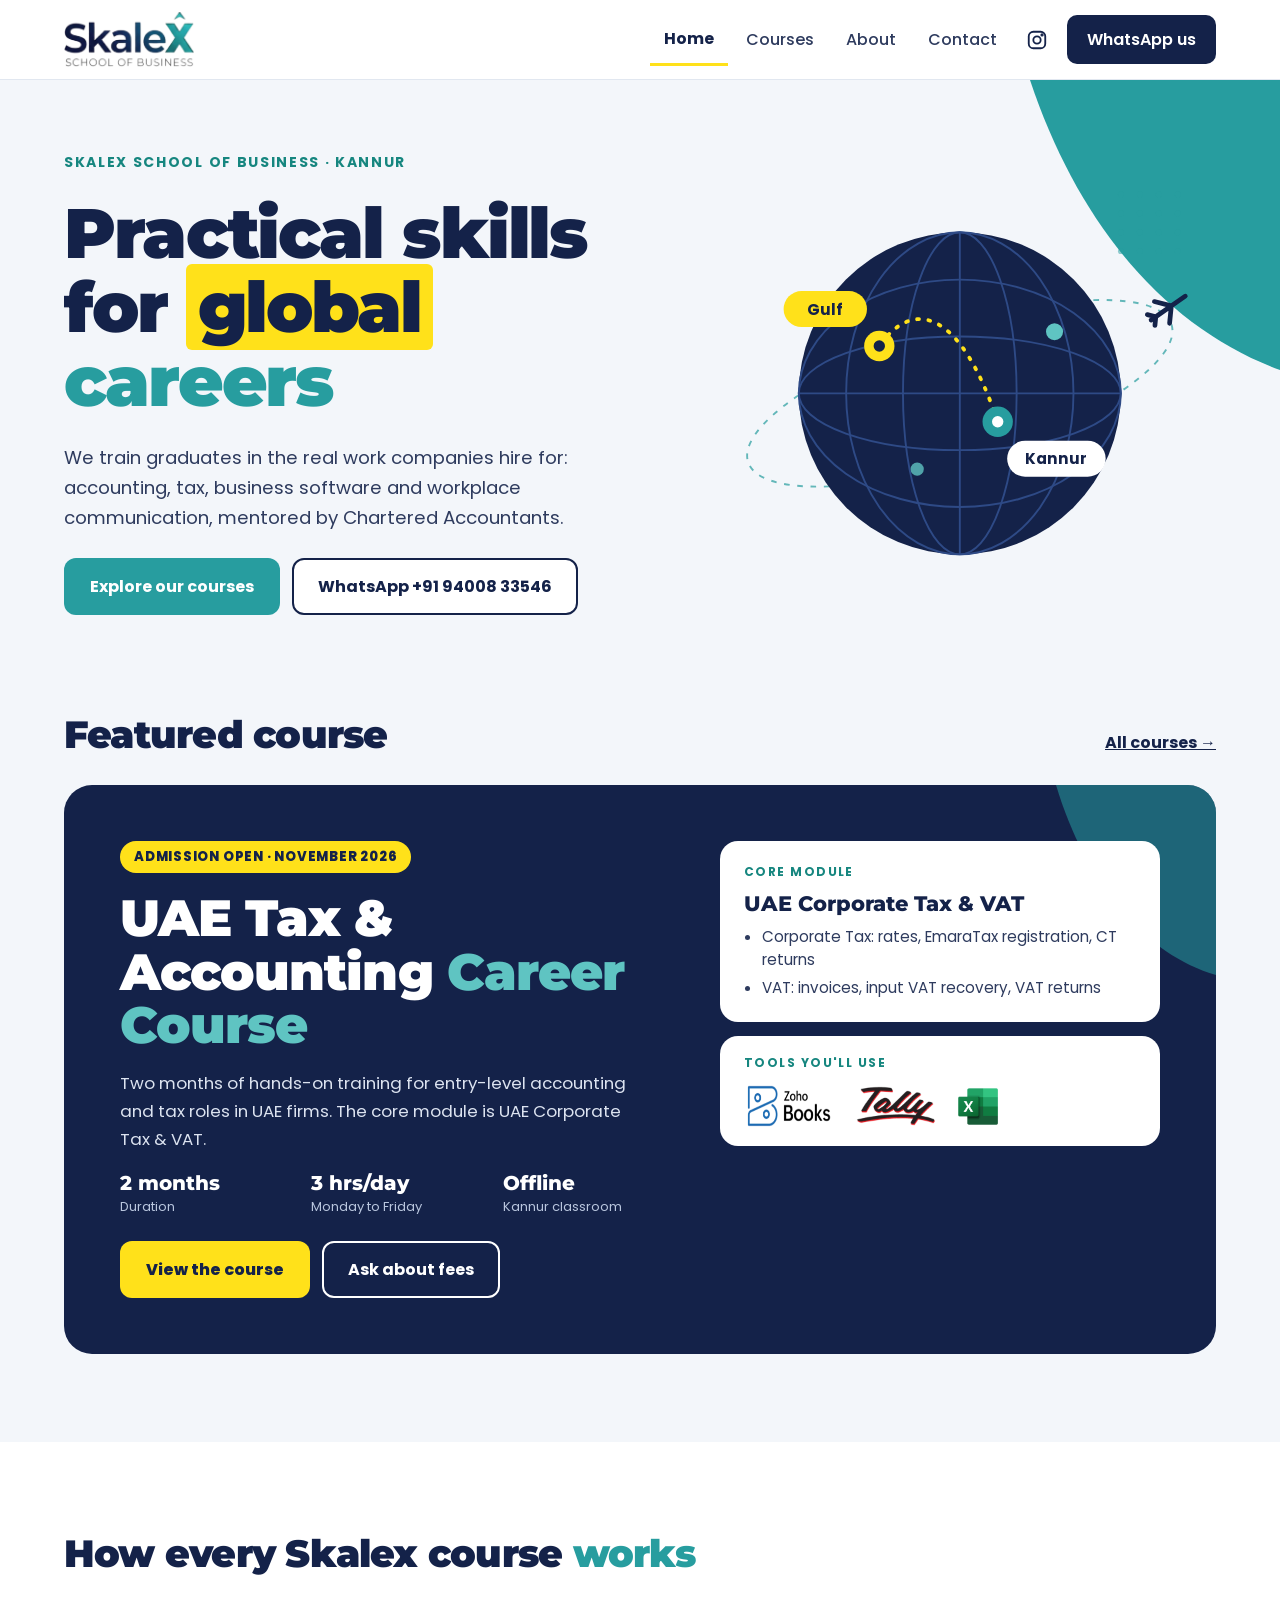
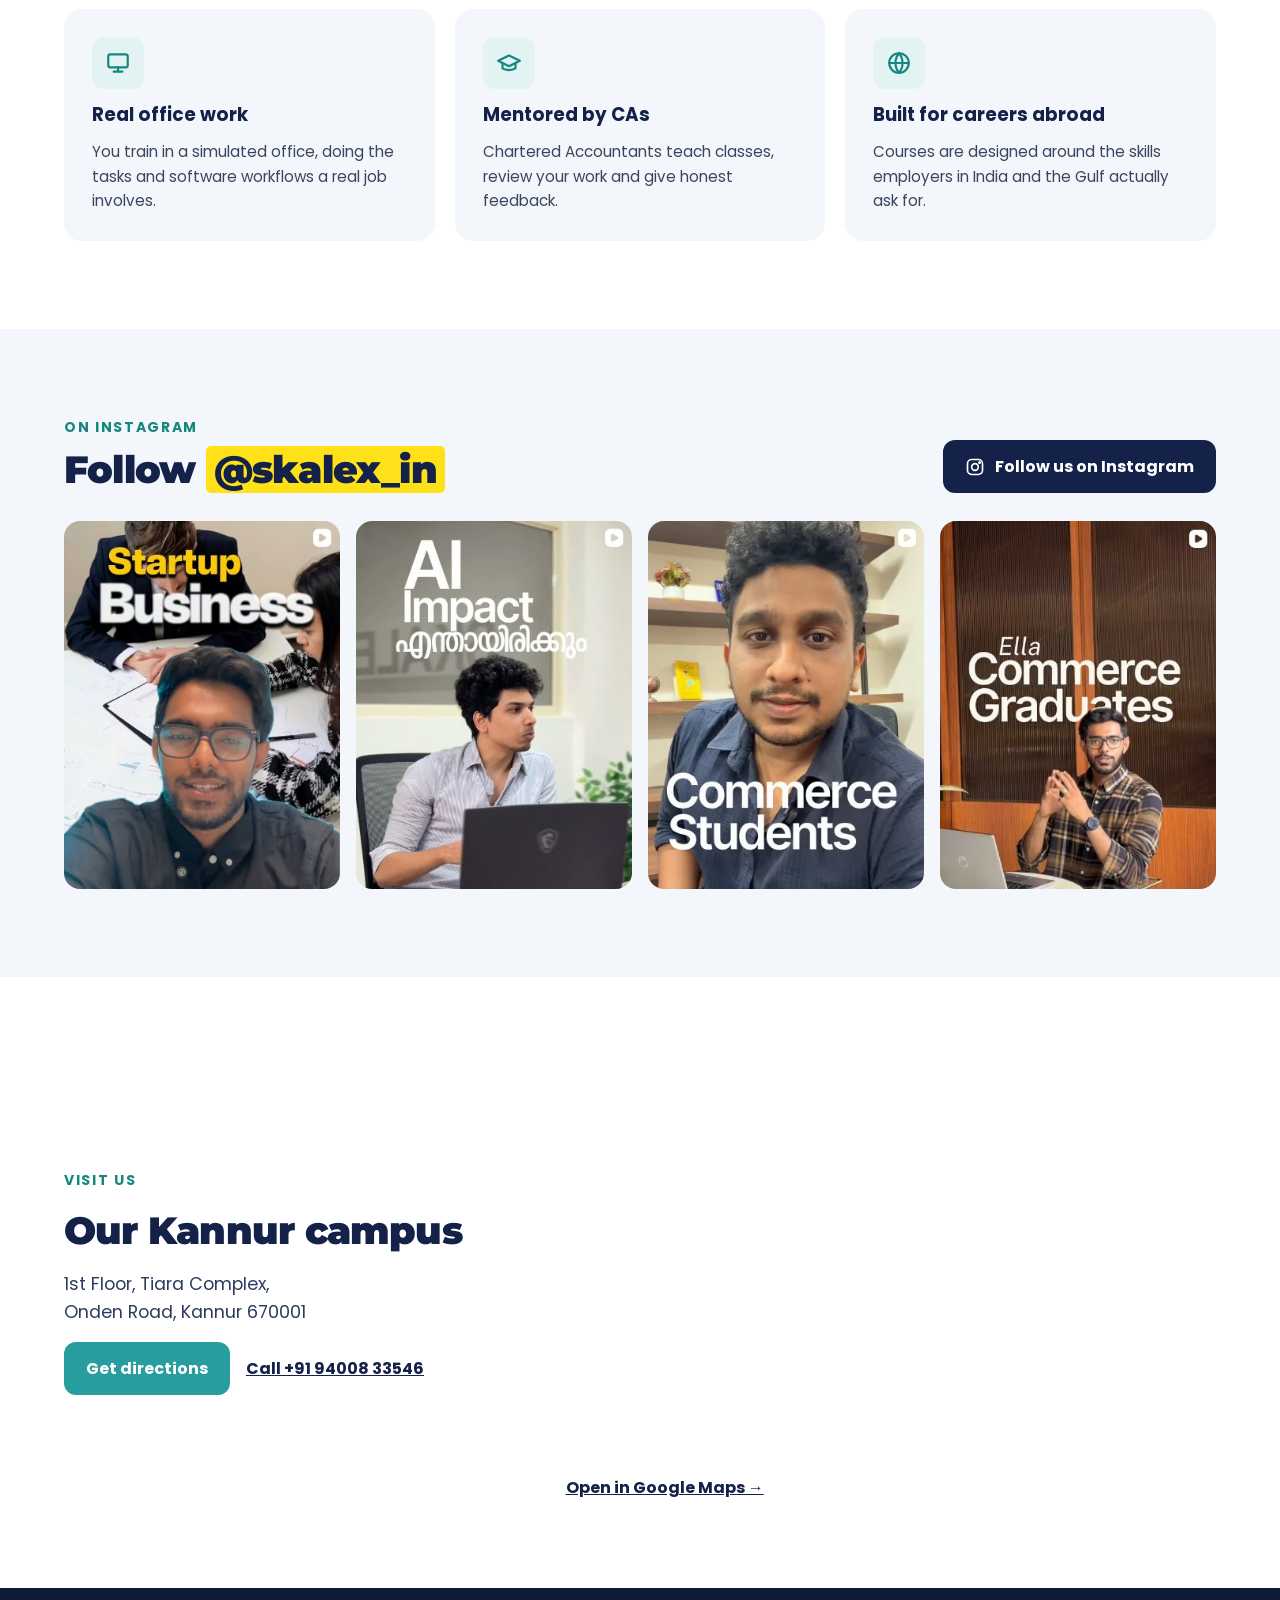
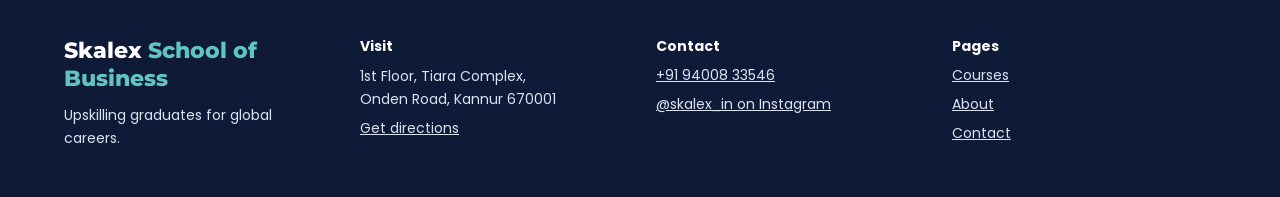
<file: index.html>
<!doctype html>
<html lang="en">
<head>
<meta charset="utf-8">
<meta name="viewport" content="width=device-width, initial-scale=1">
<title>Skalex School of Business, Kannur | Practical skills for global careers</title>
<meta name="description" content="Skalex School of Business in Kannur trains graduates in accounting, UAE Corporate Tax &amp; VAT, Zoho Books, Tally and Excel, mentored by Chartered Accountants.">
<meta property="og:title" content="Skalex School of Business, Kannur | Practical skills for global careers">
<meta property="og:description" content="Skalex School of Business in Kannur trains graduates in accounting, UAE Corporate Tax &amp; VAT, Zoho Books, Tally and Excel, mentored by Chartered Accountants.">
<meta property="og:image" content="https://skalex.in/assets/logo.png">
<link rel="icon" type="image/svg+xml" href="assets/favicon.svg">
<link rel="icon" type="image/png" sizes="32x32" href="assets/favicon-32.png">
<link rel="apple-touch-icon" href="assets/apple-touch-icon.png">
<link rel="preconnect" href="https://fonts.googleapis.com">
<link rel="preconnect" href="https://fonts.gstatic.com" crossorigin>
<link href="https://fonts.googleapis.com/css2?family=Montserrat:wght@600;700;800;900&family=Poppins:wght@400;500;600;700&display=swap" rel="stylesheet">
<style>
*{box-sizing:border-box}
html{scroll-behavior:smooth}
body{margin:0;background:#F3F6FA}
a{color:#16867F}a:hover{color:#142249}
img{max-width:100%}
header nav a:hover{color:#142249}
@media (max-width:640px){
  section > svg[aria-hidden]:first-child{display:none}
  header nav a{padding:10px 8px !important;font-size:15px}
}

/* ---------- header / menu ---------- */
.navbtn{display:none;align-items:center;justify-content:center;width:46px;height:46px;border-radius:10px;border:1.5px solid #C9D6EE;background:#fff;color:#142249;cursor:pointer}
.wa-float{display:none}
@media (max-width:760px){
  .hdr{flex-wrap:wrap !important;padding:10px 20px !important}
  .hdr img{width:110px !important;height:46px !important}
  .navbtn{display:flex}
  .mainnav{display:none !important;width:100%;flex-direction:column !important;align-items:stretch !important;gap:2px !important;padding:8px 0 6px;border-top:1px solid #E1E7F0}
  .mainnav.open{display:flex !important}
  .mainnav a{padding:14px 6px !important;border-bottom:none !important;font-size:16px !important}
  .mainnav a[aria-current="page"]{color:#16867F !important}
  .mainnav .nav-ig{text-decoration:none;width:auto !important;height:auto !important;justify-content:flex-start !important;gap:10px}
  .mainnav .nav-ig::after{content:"Instagram";font-weight:500}
  .mainnav .nav-wa{margin:8px 0 0 !important;text-align:center;padding:14px !important}
  .wa-float{display:flex;position:fixed;right:16px;bottom:16px;z-index:50;width:56px;height:56px;border-radius:50%;background:#25D366;color:#fff;align-items:center;justify-content:center;box-shadow:0 8px 24px rgba(0,0,0,.22)}
}
/* ---------- spacing & layout ---------- */
@media (max-width:640px){
  section > svg[aria-hidden]:first-child{display:none}
  .hero-art{display:none !important}
  [style*="padding: 88px 24px"]{padding:52px 20px !important}
  [style*="padding: 72px 24px 72px"]{padding:40px 20px 48px !important}
  [style*="padding: 64px 24px"]{padding:40px 20px 44px !important}
  [style*="padding: 24px 24px 88px"]{padding:8px 20px 52px !important}
  [style*="padding: 0 24px 88px"]{padding:0 20px 52px !important}
  [style*="padding: 0 24px 72px"]{padding:0 20px 44px !important}
  [style*="padding: 0 24px 40px"]{padding:0 20px 28px !important}
  [style*="padding: 56px 48px"]{padding:32px 24px !important}
  [style*="padding: 32px;"]{padding:24px !important}
  [style*="padding: 28px;"]{padding:20px !important}
  [style*="gap: 32px"]{gap:22px !important}
  .stats{grid-template-columns:repeat(3,minmax(0,1fr)) !important;gap:10px !important}
  .facts{grid-template-columns:repeat(2,minmax(0,1fr)) !important;gap:16px !important;padding:20px !important}
  .ig-grid{grid-template-columns:repeat(2,minmax(0,1fr)) !important;gap:10px !important}
  .ig-grid a{border-radius:12px !important}
  .tool-grid{grid-template-columns:repeat(2,minmax(0,1fr)) !important;gap:10px !important}
  .tool-grid > div{padding:16px !important}
  .tool-grid p{display:none}
  .tool-grid h3{font-size:.95rem !important}
  .foot{grid-template-columns:repeat(2,minmax(0,1fr)) !important;gap:24px !important;padding:36px 20px 88px !important}
  .foot > div:first-child{grid-column:1 / -1}
  h1{letter-spacing:-0.02em !important}
  .btns a{flex:1 1 100%;text-align:center}
  .feat{padding:26px 22px !important;gap:0 !important;border-radius:22px !important}
  .feat-corner,.feat-side{display:none !important}
  .feat h3{font-size:1.75rem !important}
  .feat p{font-size:.98rem !important}
  .feat-btns{flex-direction:column !important;flex-wrap:nowrap !important;gap:10px !important}
  .feat-btns a{display:block;width:100%;box-sizing:border-box;text-align:center;padding:13px 12px !important;font-size:15px}
}

/* ---------- compact mobile typography ---------- */
@media (max-width:640px){
  body{-webkit-text-size-adjust:100%}
  h1{font-size:1.95rem !important;line-height:1.12 !important}
  h2{font-size:1.4rem !important;line-height:1.2 !important}
  h3{font-size:1rem !important;line-height:1.3 !important}
  .feat h3{font-size:1.5rem !important;line-height:1.12 !important}
  p, li{font-size:.94rem !important;line-height:1.55 !important}
  [style*="letter-spacing: 0.12em"]{font-size:11.5px !important;letter-spacing:.1em !important}
  [style*="color: #3A4660"],[style*="color: #51607A"]{color:#2E3B5E !important}
  section a[style*="padding: 16px 26px"],section a[style*="padding: 14px 24px"],section a[style*="padding: 18px 28px"],section a[style*="padding: 14px 22px"]{padding:13px 18px !important;font-size:15px !important;border-radius:10px !important}
  .btns{gap:10px !important}
  .stats [style*="font-size: 1.25rem"]{font-size:1.05rem !important}
  .stats [style*="font-size: 13px"]{font-size:11.5px !important}
  .facts [style*="font-size: 1.05rem"]{font-size:.95rem !important}
  .facts [style*="font-size: 13px"]{font-size:11.5px !important}
  [style*="border-radius: 20px; padding: 32px"],[style*="border-radius: 18px; padding: 28px"],[style*="border-radius: 16px; padding: 24px"]{padding:18px !important;border-radius:14px !important}
  [style*="width: 52px; height: 52px"]{width:40px !important;height:40px !important;border-radius:10px !important}
  [style*="width: 52px; height: 52px"] svg{width:20px !important;height:20px !important}
  [style*="border-radius: 18px; padding: 24px; display: flex; gap: 16px"]{padding:14px 16px !important;gap:12px !important;border-radius:14px !important}
  [style*="font-family: 'Montserrat', sans-serif; font-size: 1.3rem"]{font-size:1.02rem !important}
  [style*="font-size: 1.1rem"]{font-size:.98rem !important}
  .faq{padding:14px 16px !important}
  .faq summary{font-size:.95rem !important}
  ol,ul{gap:7px !important}
  input,select,textarea{font-size:16px !important;padding:12px 14px !important}
  .foot{font-size:13px}
  .foot [style*="font-size: 1.4rem"]{font-size:1.15rem !important}
  .wa-float{width:52px;height:52px;right:14px;bottom:14px}
}
/* ---------- FAQ accordion ---------- */
.faq summary{list-style:none;cursor:pointer;display:flex;justify-content:space-between;align-items:center;gap:12px;font-weight:700;font-size:1.05rem}
.faq summary::-webkit-details-marker{display:none}
.faq summary::after{content:"+";font-size:1.4rem;font-weight:500;color:#16867F;flex-shrink:0}
.faq[open] summary::after{content:"\2212"}
.faq p{margin:10px 0 0 !important}
</style>
</head>
<body>
<div style="background: #F3F6FA; color: #142249; font-family: 'Poppins', 'Segoe UI', sans-serif">

<header style="background: #ffffff; border-bottom: 1px solid #E1E7F0">
<div class="hdr" style="max-width: 1200px; margin: 0 auto; padding: 12px 24px; display: flex; flex-wrap: wrap; align-items: center; justify-content: space-between; gap: 12px">
<a href="index.html" aria-label="Skalex home" style="display: flex"><img src="assets/logo.png" alt="Skalex School of Business" style="width: 130px; height: 55px; object-fit: contain"></a>
<button type="button" class="navbtn" aria-label="Open menu" aria-expanded="false" aria-controls="mainnav"><svg aria-hidden="true" width="22" height="22" viewBox="0 0 24 24" fill="none" stroke="currentColor" stroke-width="2.2" stroke-linecap="round"><path d="M4 7h16M4 12h16M4 17h16"></path></svg></button>
<nav id="mainnav" class="mainnav" aria-label="Main" style="display: flex; flex-wrap: wrap; align-items: center; gap: 4px">
<a href="index.html" aria-current="page" style="color: #142249; text-decoration: none; font-weight: 700; padding: 12px 14px; border-bottom: 3px solid #FFE11A">Home</a>
<a href="course.html" style="color: #2E3B5E; text-decoration: none; font-weight: 500; padding: 12px 14px">Courses</a>
<a href="about.html" style="color: #2E3B5E; text-decoration: none; font-weight: 500; padding: 12px 14px">About</a>
<a href="contact.html" style="color: #2E3B5E; text-decoration: none; font-weight: 500; padding: 12px 14px">Contact</a>
<a class="nav-ig" href="https://www.instagram.com/skalex_in/" aria-label="Skalex on Instagram" style="display: flex; align-items: center; justify-content: center; width: 44px; height: 44px; border-radius: 10px; color: #142249"><svg aria-hidden="true" width="22" height="22" viewBox="0 0 24 24" fill="none" stroke="currentColor" stroke-width="2" stroke-linecap="round" stroke-linejoin="round"><rect x="3" y="3" width="18" height="18" rx="5"></rect><circle cx="12" cy="12" r="4"></circle><circle cx="17.5" cy="6.5" r="0.8"></circle></svg></a>
<a class="nav-wa" href="https://wa.me/919400833546" style="background: #142249; color: #ffffff; text-decoration: none; font-weight: 600; padding: 12px 20px; border-radius: 10px; margin-left: 4px">WhatsApp us</a>
</nav>
</div>
</header>

<section style="position: relative; overflow: hidden">
<svg aria-hidden="true" width="420" height="320" viewBox="0 0 420 320" style="position: absolute; right: 0; top: 0"><path d="M420 0H170c50 150 140 250 250 290z" fill="#279D9F"></path></svg>
<div style="max-width: 1200px; margin: 0 auto; padding: 72px 24px 72px; display: flex; flex-wrap: wrap; gap: 56px; align-items: center; position: relative">
<div style="flex: 1.15 1 520px; min-width: 0; display: flex; flex-direction: column; gap: 24px">
<div style="font-size: 14px; font-weight: 700; color: #16867F; letter-spacing: 0.12em">SKALEX SCHOOL OF BUSINESS · KANNUR</div>
<h1 style="margin: 0; font-family: 'Montserrat', sans-serif; font-weight: 900; font-size: clamp(2.6rem, 6vw, 4.4rem); line-height: 1.05; letter-spacing: -0.03em">Practical skills for <span style="background: #FFE11A; padding: 0 12px; border-radius: 6px">global</span> <span style="color: #279D9F">careers</span></h1>
<p style="margin: 0; font-size: 1.15rem; line-height: 1.65; color: #2E3B5E; max-width: 560px; text-wrap: pretty">We train graduates in the real work companies hire for: accounting, tax, business software and workplace communication, mentored by Chartered Accountants.</p>
<div class="btns" style="display: flex; flex-wrap: wrap; gap: 12px">
<a href="#featured" style="background: #279D9F; color: #ffffff; text-decoration: none; font-weight: 700; padding: 16px 26px; border-radius: 12px">Explore our courses</a>
<a href="https://wa.me/919400833546" style="background: #ffffff; color: #142249; text-decoration: none; font-weight: 700; padding: 14px 24px; border-radius: 12px; border: 2px solid #142249">WhatsApp +91 94008 33546</a>
</div>
</div>

<div class="hero-art" style="flex: 1 1 420px; min-width: 0; position: relative">
<svg aria-hidden="true" viewBox="0 0 520 460" style="width: 100%; height: auto; max-height: 460px; display: block">
<circle cx="420" cy="30" r="3" fill="#279D9F" opacity="0.5"></circle><circle cx="440" cy="30" r="3" fill="#279D9F" opacity="0.5"></circle><circle cx="460" cy="30" r="3" fill="#279D9F" opacity="0.5"></circle><circle cx="480" cy="30" r="3" fill="#279D9F" opacity="0.5"></circle><circle cx="420" cy="50" r="3" fill="#279D9F" opacity="0.5"></circle><circle cx="440" cy="50" r="3" fill="#279D9F" opacity="0.5"></circle><circle cx="460" cy="50" r="3" fill="#279D9F" opacity="0.5"></circle><circle cx="480" cy="50" r="3" fill="#279D9F" opacity="0.5"></circle><circle cx="420" cy="70" r="3" fill="#279D9F" opacity="0.5"></circle><circle cx="440" cy="70" r="3" fill="#279D9F" opacity="0.5"></circle><circle cx="460" cy="70" r="3" fill="#279D9F" opacity="0.5"></circle><circle cx="480" cy="70" r="3" fill="#279D9F" opacity="0.5"></circle><circle cx="420" cy="90" r="3" fill="#279D9F" opacity="0.5"></circle><circle cx="440" cy="90" r="3" fill="#279D9F" opacity="0.5"></circle><circle cx="460" cy="90" r="3" fill="#279D9F" opacity="0.5"></circle><circle cx="480" cy="90" r="3" fill="#279D9F" opacity="0.5"></circle>
<ellipse cx="250" cy="240" rx="235" ry="70" fill="none" stroke="#279D9F" stroke-width="2" stroke-dasharray="6 8" opacity="0.7" transform="rotate(-18 250 240)"></ellipse>
<circle cx="250" cy="240" r="170" fill="#142249"></circle>
<g fill="none" stroke="#2E4A86" stroke-width="2">
<ellipse cx="250" cy="240" rx="170" ry="60"></ellipse>
<ellipse cx="250" cy="240" rx="170" ry="120"></ellipse>
<line x1="80" y1="240" x2="420" y2="240"></line>
<ellipse cx="250" cy="240" rx="60" ry="170"></ellipse>
<ellipse cx="250" cy="240" rx="120" ry="170"></ellipse>
<line x1="250" y1="70" x2="250" y2="410"></line>
</g>
<path d="M290 270 C 250 150, 200 140, 165 190" fill="none" stroke="#FFE11A" stroke-width="4" stroke-linecap="round" stroke-dasharray="2 10"></path>
<g transform="translate(290 270)"><circle r="16" fill="#279D9F"></circle><circle r="6" fill="#ffffff"></circle></g>
<g transform="translate(165 190)"><circle r="16" fill="#FFE11A"></circle><circle r="6" fill="#142249"></circle></g>
<g transform="translate(350 175)"><circle r="9" fill="#5FC4C2"></circle></g>
<g transform="translate(205 320)"><circle r="7" fill="#5FC4C2" opacity="0.8"></circle></g>
<g transform="translate(470 150) rotate(-35)"><path d="M-22 0 L22 0 M4 0 L-8 -14 M4 0 L-8 14 M-16 0 L-22 -7 M-16 0 L-22 7" stroke="#142249" stroke-width="5" stroke-linecap="round" fill="none"></path></g>
<rect x="300" y="290" width="104" height="38" rx="19" fill="#ffffff"></rect>
<text x="352" y="315" text-anchor="middle" font-family="Poppins, sans-serif" font-size="16" font-weight="700" fill="#142249">Kannur</text>
<rect x="64" y="132" width="88" height="38" rx="19" fill="#FFE11A"></rect>
<text x="108" y="157" text-anchor="middle" font-family="Poppins, sans-serif" font-size="16" font-weight="700" fill="#142249">Gulf</text>
</svg>
</div>
</div>
</section>

<section id="featured">
<div style="max-width: 1200px; margin: 0 auto; padding: 24px 24px 88px; display: flex; flex-direction: column; gap: 20px">
<div style="display: flex; flex-wrap: wrap; align-items: baseline; justify-content: space-between; gap: 12px">
<h2 style="margin: 0; font-family: 'Montserrat', sans-serif; font-weight: 900; font-size: clamp(1.8rem, 3.5vw, 2.4rem); letter-spacing: -0.02em">Featured course</h2>
<a href="course.html" style="color: #142249; font-weight: 700; padding: 10px 0">All courses →</a>
</div>
<div class="feat" style="background: #142249; color: #ffffff; border-radius: 28px; padding: clamp(28px, 5vw, 56px); display: flex; flex-wrap: wrap; gap: 40px; position: relative; overflow: hidden">
<svg class="feat-corner" aria-hidden="true" width="260" height="210" viewBox="0 0 260 210" style="position: absolute; right: 0; top: 0"><path d="M260 0H100c30 100 90 170 160 190z" fill="#279D9F" opacity="0.55"></path></svg>
<div style="flex: 1 1 460px; min-width: 0; display: flex; flex-direction: column; gap: 18px; position: relative">
<div style="align-self: flex-start; background: #FFE11A; color: #142249; border-radius: 999px; padding: 6px 14px; font-size: 13px; font-weight: 800; letter-spacing: 0.06em">ADMISSION OPEN · NOVEMBER 2026</div>
<h3 style="margin: 0; font-family: 'Montserrat', sans-serif; font-weight: 900; font-size: clamp(2rem, 4.5vw, 3.2rem); line-height: 1.05; letter-spacing: -0.02em">UAE Tax &amp; Accounting <span style="color: #5FC4C2">Career Course</span></h3>
<p style="margin: 0; font-size: 1.05rem; line-height: 1.65; color: #DCE3F0; max-width: 520px">Two months of hands-on training for entry-level accounting and tax roles in UAE firms. The core module is UAE Corporate Tax &amp; VAT.</p>
<div class="stats" style="display: grid; grid-template-columns: repeat(auto-fit, minmax(min(150px, 100%), 1fr)); gap: 14px; max-width: 560px">
<div style="display: flex; flex-direction: column; gap: 2px"><div style="font-family: 'Montserrat', sans-serif; font-size: 1.25rem; font-weight: 800">2 months</div><div style="font-size: 13px; color: #B9C6DE">Duration</div></div>
<div style="display: flex; flex-direction: column; gap: 2px"><div style="font-family: 'Montserrat', sans-serif; font-size: 1.25rem; font-weight: 800">3 hrs/day</div><div style="font-size: 13px; color: #B9C6DE">Monday to Friday</div></div>
<div style="display: flex; flex-direction: column; gap: 2px"><div style="font-family: 'Montserrat', sans-serif; font-size: 1.25rem; font-weight: 800">Offline</div><div style="font-size: 13px; color: #B9C6DE">Kannur classroom</div></div>
</div>
<div class="feat-btns" style="display: flex; flex-wrap: wrap; gap: 12px; margin-top: 6px">
<a href="course.html" style="background: #FFE11A; color: #142249; text-decoration: none; font-weight: 800; padding: 16px 26px; border-radius: 12px">View the course</a>
<a href="https://wa.me/919400833546" style="background: transparent; color: #ffffff; text-decoration: none; font-weight: 700; padding: 14px 24px; border-radius: 12px; border: 2px solid #ffffff">Ask about fees</a>
</div>
</div>
<div class="feat-side" style="flex: 1 1 340px; min-width: 0; display: flex; flex-direction: column; gap: 14px; position: relative">
<div style="background: #ffffff; color: #142249; border-radius: 18px; padding: 22px 24px; display: flex; flex-direction: column; gap: 10px">
<div style="font-size: 12px; font-weight: 700; color: #16867F; letter-spacing: 0.12em">CORE MODULE</div>
<div style="font-family: 'Montserrat', sans-serif; font-size: 1.3rem; font-weight: 800">UAE Corporate Tax &amp; VAT</div>
<ul style="margin: 0; padding-left: 18px; display: flex; flex-direction: column; gap: 6px; font-size: 0.95rem; line-height: 1.5; color: #2E3B5E">
<li>Corporate Tax: rates, EmaraTax registration, CT returns</li>
<li>VAT: invoices, input VAT recovery, VAT returns</li>
</ul>
</div>
<div style="background: #ffffff; border-radius: 18px; padding: 18px 24px; display: flex; flex-direction: column; gap: 12px">
<div style="font-size: 12px; font-weight: 700; color: #16867F; letter-spacing: 0.12em">TOOLS YOU'LL USE</div>
<div style="display: flex; flex-wrap: wrap; align-items: center; gap: 22px">
<img src="assets/zoho-books.png" alt="Zoho Books" style="width: 90px; height: 44px; object-fit: contain">
<img src="assets/tally.png" alt="Tally" style="width: 80px; height: 40px; object-fit: contain">
<img src="assets/excel.png" alt="Microsoft Excel" style="width: 40px; height: 40px; object-fit: contain">
</div>
</div>
</div>
</div>
</div>
</section>

<section style="background: #ffffff">
<div style="max-width: 1200px; margin: 0 auto; padding: 88px 24px; display: flex; flex-direction: column; gap: 32px">
<h2 style="margin: 0; font-family: 'Montserrat', sans-serif; font-weight: 900; font-size: clamp(1.8rem, 3.5vw, 2.4rem); letter-spacing: -0.02em">How every Skalex course <span style="color: #279D9F">works</span></h2>
<div style="display: grid; grid-template-columns: repeat(auto-fit, minmax(min(300px, 100%), 1fr)); gap: 20px">
<div style="background: #F3F6FA; border-radius: 18px; padding: 28px; display: flex; flex-direction: column; gap: 12px">
<div style="width: 52px; height: 52px; border-radius: 12px; background: #E3F3F3; display: flex; align-items: center; justify-content: center"><svg aria-hidden="true" width="26" height="26" viewBox="0 0 24 24" fill="none" stroke="#16867F" stroke-width="2" stroke-linecap="round" stroke-linejoin="round"><rect x="3" y="4" width="18" height="12" rx="2"></rect><path d="M8 20h8M12 16v4"></path></svg></div>
<h3 style="margin: 0; font-size: 1.15rem; font-weight: 700">Real office work</h3>
<p style="margin: 0; font-size: 0.95rem; line-height: 1.6; color: #3A4660">You train in a simulated office, doing the tasks and software workflows a real job involves.</p>
</div>
<div style="background: #F3F6FA; border-radius: 18px; padding: 28px; display: flex; flex-direction: column; gap: 12px">
<div style="width: 52px; height: 52px; border-radius: 12px; background: #E3F3F3; display: flex; align-items: center; justify-content: center"><svg aria-hidden="true" width="26" height="26" viewBox="0 0 24 24" fill="none" stroke="#16867F" stroke-width="2" stroke-linecap="round" stroke-linejoin="round"><path d="M22 10 12 5 2 10l10 5 10-5z"></path><path d="M6 12v5c3 2 9 2 12 0v-5"></path></svg></div>
<h3 style="margin: 0; font-size: 1.15rem; font-weight: 700">Mentored by CAs</h3>
<p style="margin: 0; font-size: 0.95rem; line-height: 1.6; color: #3A4660">Chartered Accountants teach classes, review your work and give honest feedback.</p>
</div>
<div style="background: #F3F6FA; border-radius: 18px; padding: 28px; display: flex; flex-direction: column; gap: 12px">
<div style="width: 52px; height: 52px; border-radius: 12px; background: #E3F3F3; display: flex; align-items: center; justify-content: center"><svg aria-hidden="true" width="26" height="26" viewBox="0 0 24 24" fill="none" stroke="#16867F" stroke-width="2" stroke-linecap="round" stroke-linejoin="round"><circle cx="12" cy="12" r="9"></circle><path d="M3 12h18M12 3a14 14 0 0 1 0 18M12 3a14 14 0 0 0 0 18"></path></svg></div>
<h3 style="margin: 0; font-size: 1.15rem; font-weight: 700">Built for careers abroad</h3>
<p style="margin: 0; font-size: 0.95rem; line-height: 1.6; color: #3A4660">Courses are designed around the skills employers in India and the Gulf actually ask for.</p>
</div>
</div>
</div>
</section>

<section>
<div style="max-width: 1200px; margin: 0 auto; padding: 88px 24px; display: flex; flex-direction: column; gap: 28px">
<div style="display: flex; flex-wrap: wrap; align-items: flex-end; justify-content: space-between; gap: 16px">
<div style="display: flex; flex-direction: column; gap: 8px">
<div style="font-size: 14px; font-weight: 700; color: #16867F; letter-spacing: 0.12em">ON INSTAGRAM</div>
<h2 style="margin: 0; font-family: 'Montserrat', sans-serif; font-weight: 900; font-size: clamp(1.8rem, 3.5vw, 2.4rem); letter-spacing: -0.02em">Follow <span style="background: #FFE11A; padding: 0 8px; border-radius: 5px">@skalex_in</span></h2>
</div>
<a href="https://www.instagram.com/skalex_in/" style="display: flex; align-items: center; gap: 10px; background: #142249; color: #ffffff; text-decoration: none; font-weight: 700; padding: 14px 22px; border-radius: 12px"><svg aria-hidden="true" width="20" height="20" viewBox="0 0 24 24" fill="none" stroke="currentColor" stroke-width="2" stroke-linecap="round" stroke-linejoin="round"><rect x="3" y="3" width="18" height="18" rx="5"></rect><circle cx="12" cy="12" r="4"></circle><circle cx="17.5" cy="6.5" r="0.8"></circle></svg>Follow us on Instagram</a>
</div>
<div class="ig-grid" style="display: grid; grid-template-columns: repeat(auto-fit, minmax(min(240px, 100%), 1fr)); gap: 16px">
<a href="https://www.instagram.com/skalex_in/reel/DeBqxusSRAx/" aria-label="Instagram reel: Startup Business" style="display: block; border-radius: 16px; overflow: hidden; aspect-ratio: 3 / 4; background: #DDE4EE"><img src="assets/ig-startup-business.jpg" alt="Reel: Startup Business" style="width: 100%; height: 100%; object-fit: cover; display: block"></a>
<a href="https://www.instagram.com/skalex_in/reel/Dd8g5ZCSpMM/" aria-label="Instagram reel: AI Impact" style="display: block; border-radius: 16px; overflow: hidden; aspect-ratio: 3 / 4; background: #DDE4EE"><img src="assets/ig-ai-impact.jpg" alt="Reel: AI Impact" style="width: 100%; height: 100%; object-fit: cover; display: block"></a>
<a href="https://www.instagram.com/skalex_in/reel/Dd1G6C0yD97/" aria-label="Instagram reel: Commerce Students" style="display: block; border-radius: 16px; overflow: hidden; aspect-ratio: 3 / 4; background: #DDE4EE"><img src="assets/ig-commerce-students.jpg" alt="Reel: Commerce Students" style="width: 100%; height: 100%; object-fit: cover; display: block"></a>
<a href="https://www.instagram.com/skalex_in/reel/DdarBFOSHwZ/" aria-label="Instagram reel: Ella Commerce Graduates" style="display: block; border-radius: 16px; overflow: hidden; aspect-ratio: 3 / 4; background: #DDE4EE"><img src="assets/ig-commerce-graduates.jpg" alt="Reel: Ella Commerce Graduates" style="width: 100%; height: 100%; object-fit: cover; display: block"></a>
</div>
</div>
</section>

<section style="background: #ffffff">
<div style="max-width: 1200px; margin: 0 auto; padding: 88px 24px; display: flex; flex-wrap: wrap; gap: 40px; align-items: center">
<div style="flex: 1 1 340px; min-width: 0; display: flex; flex-direction: column; gap: 16px">
<div style="font-size: 14px; font-weight: 700; color: #16867F; letter-spacing: 0.12em">VISIT US</div>
<h2 style="margin: 0; font-family: 'Montserrat', sans-serif; font-weight: 900; font-size: clamp(1.8rem, 3.5vw, 2.4rem); letter-spacing: -0.02em">Our Kannur campus</h2>
<p style="margin: 0; font-size: 1.1rem; line-height: 1.6; color: #2E3B5E">1st Floor, Tiara Complex,<br>Onden Road, Kannur 670001</p>
<div style="display: flex; flex-wrap: wrap; gap: 12px">
<a href="https://www.google.com/maps?q=11.865850,75.362211" style="background: #279D9F; color: #ffffff; text-decoration: none; font-weight: 700; padding: 14px 22px; border-radius: 12px">Get directions</a>
<a href="tel:+919400833546" style="color: #142249; font-weight: 700; padding: 14px 4px">Call +91 94008 33546</a>
</div>
</div>
<div style="display: flex; flex-direction: column; gap: 10px; flex: 1.4 1 480px; min-width: 0"><iframe title="Map showing Skalex on Onden Road, Kannur" src="https://www.google.com/maps?q=11.865850,75.362211&amp;z=17&amp;output=embed" style="width: 100%; height: 400px; border: 0; border-radius: 20px; display: block" loading="lazy" referrerpolicy="no-referrer-when-downgrade" allowfullscreen></iframe><a href="https://www.google.com/maps?q=11.865850,75.362211" style="font-weight: 700; color: #142249">Open in Google Maps →</a></div>
</div>
</section>

<footer style="background: #0E1A38; color: #DCE3F0">
<div class="foot" style="max-width: 1200px; margin: 0 auto; padding: 48px 24px; display: grid; grid-template-columns: repeat(auto-fit, minmax(min(220px, 100%), 1fr)); gap: 32px">
<div style="display: flex; flex-direction: column; gap: 12px"><div style="font-family: 'Montserrat', sans-serif; font-size: 1.4rem; font-weight: 800; color: #ffffff">Skalex <span style="color: #5FC4C2">School of Business</span></div><p style="margin: 0; font-size: 14px; line-height: 1.6">Upskilling graduates for global careers.</p></div>
<div style="display: flex; flex-direction: column; gap: 8px; font-size: 14px"><div style="font-weight: 700; color: #ffffff">Visit</div><div style="line-height: 1.6">1st Floor, Tiara Complex,<br>Onden Road, Kannur 670001</div><a href="https://www.google.com/maps?q=11.865850,75.362211" style="color: #DCE3F0">Get directions</a></div>
<div style="display: flex; flex-direction: column; gap: 8px; font-size: 14px"><div style="font-weight: 700; color: #ffffff">Contact</div><a href="https://wa.me/919400833546" style="color: #DCE3F0">+91 94008 33546</a><a href="https://www.instagram.com/skalex_in/" style="color: #DCE3F0">@skalex_in on Instagram</a></div>
<nav aria-label="Footer" style="display: flex; flex-direction: column; gap: 8px; font-size: 14px"><div style="font-weight: 700; color: #ffffff">Pages</div><a href="course.html" style="color: #DCE3F0">Courses</a><a href="about.html" style="color: #DCE3F0">About</a><a href="contact.html" style="color: #DCE3F0">Contact</a></nav>
</div>
</footer>
</div>
<a class="wa-float" href="https://wa.me/919400833546" aria-label="Chat with Skalex on WhatsApp"><svg aria-hidden="true" width="28" height="28" viewBox="0 0 24 24" fill="none" stroke="#fff" stroke-width="2" stroke-linecap="round" stroke-linejoin="round"><path d="M21 11.5a8.4 8.4 0 0 1-12.4 7.4L3 21l2.1-5.6A8.4 8.4 0 1 1 21 11.5z"></path></svg></a>
<script>
(function(){var b=document.querySelector('.navbtn'),n=document.getElementById('mainnav');
if(b&&n){b.addEventListener('click',function(){var o=n.classList.toggle('open');b.setAttribute('aria-expanded',o);b.setAttribute('aria-label',o?'Close menu':'Open menu');});}})();
</script>
</body>
</html>
</file>
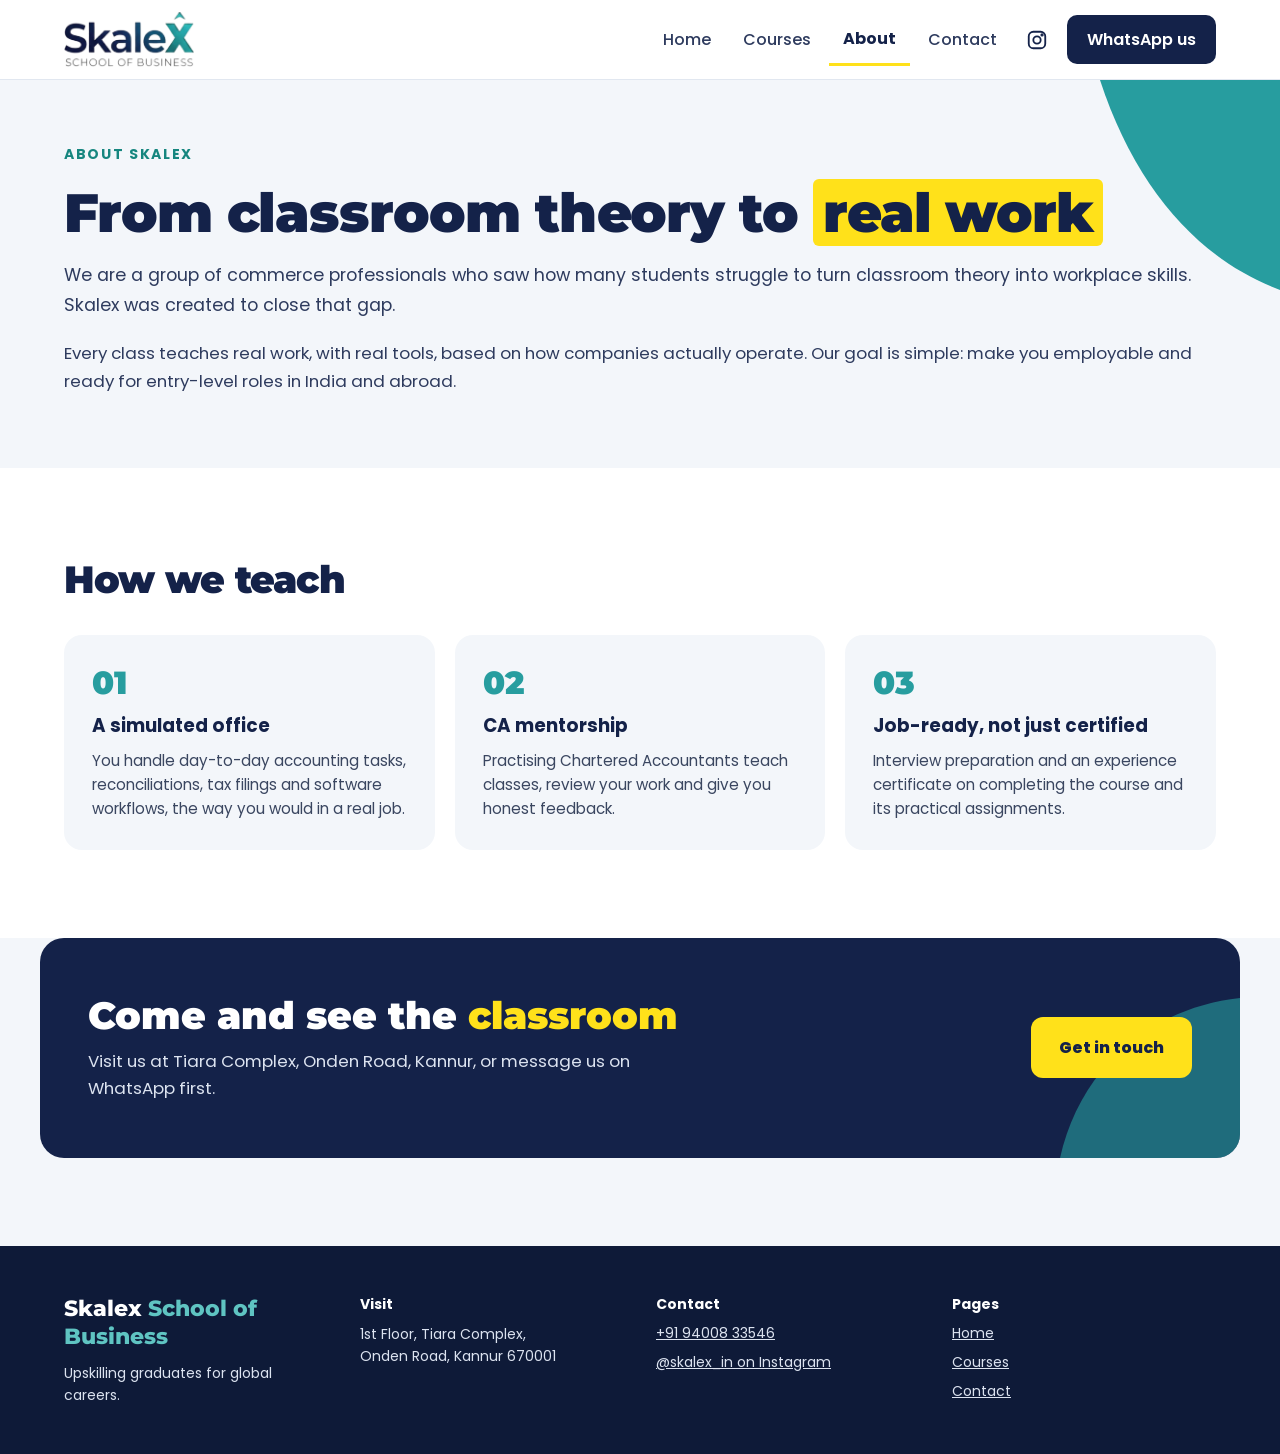
<file: about.html>
<!doctype html>
<html lang="en">
<head>
<meta charset="utf-8">
<meta name="viewport" content="width=device-width, initial-scale=1">
<title>About Skalex School of Business, Kannur</title>
<meta name="description" content="Skalex School of Business in Kannur trains graduates in accounting, UAE Corporate Tax &amp; VAT, Zoho Books, Tally and Excel, mentored by Chartered Accountants.">
<meta property="og:title" content="About Skalex School of Business, Kannur">
<meta property="og:description" content="Skalex School of Business in Kannur trains graduates in accounting, UAE Corporate Tax &amp; VAT, Zoho Books, Tally and Excel, mentored by Chartered Accountants.">
<meta property="og:image" content="https://skalex.in/assets/logo.png">
<link rel="icon" type="image/svg+xml" href="assets/favicon.svg">
<link rel="icon" type="image/png" sizes="32x32" href="assets/favicon-32.png">
<link rel="apple-touch-icon" href="assets/apple-touch-icon.png">
<link rel="preconnect" href="https://fonts.googleapis.com">
<link rel="preconnect" href="https://fonts.gstatic.com" crossorigin>
<link href="https://fonts.googleapis.com/css2?family=Montserrat:wght@600;700;800;900&family=Poppins:wght@400;500;600;700&display=swap" rel="stylesheet">
<style>
*{box-sizing:border-box}
html{scroll-behavior:smooth}
body{margin:0;background:#F3F6FA}
a{color:#16867F}a:hover{color:#142249}
img{max-width:100%}
header nav a:hover{color:#142249}
@media (max-width:640px){
  section > svg[aria-hidden]:first-child{display:none}
  header nav a{padding:10px 8px !important;font-size:15px}
}

/* ---------- header / menu ---------- */
.navbtn{display:none;align-items:center;justify-content:center;width:46px;height:46px;border-radius:10px;border:1.5px solid #C9D6EE;background:#fff;color:#142249;cursor:pointer}
.wa-float{display:none}
@media (max-width:760px){
  .hdr{flex-wrap:wrap !important;padding:10px 20px !important}
  .hdr img{width:110px !important;height:46px !important}
  .navbtn{display:flex}
  .mainnav{display:none !important;width:100%;flex-direction:column !important;align-items:stretch !important;gap:2px !important;padding:8px 0 6px;border-top:1px solid #E1E7F0}
  .mainnav.open{display:flex !important}
  .mainnav a{padding:14px 6px !important;border-bottom:none !important;font-size:16px !important}
  .mainnav a[aria-current="page"]{color:#16867F !important}
  .mainnav .nav-ig{text-decoration:none;width:auto !important;height:auto !important;justify-content:flex-start !important;gap:10px}
  .mainnav .nav-ig::after{content:"Instagram";font-weight:500}
  .mainnav .nav-wa{margin:8px 0 0 !important;text-align:center;padding:14px !important}
  .wa-float{display:flex;position:fixed;right:16px;bottom:16px;z-index:50;width:56px;height:56px;border-radius:50%;background:#25D366;color:#fff;align-items:center;justify-content:center;box-shadow:0 8px 24px rgba(0,0,0,.22)}
}
/* ---------- spacing & layout ---------- */
@media (max-width:640px){
  section > svg[aria-hidden]:first-child{display:none}
  .hero-art{display:none !important}
  [style*="padding: 88px 24px"]{padding:52px 20px !important}
  [style*="padding: 72px 24px 72px"]{padding:40px 20px 48px !important}
  [style*="padding: 64px 24px"]{padding:40px 20px 44px !important}
  [style*="padding: 24px 24px 88px"]{padding:8px 20px 52px !important}
  [style*="padding: 0 24px 88px"]{padding:0 20px 52px !important}
  [style*="padding: 0 24px 72px"]{padding:0 20px 44px !important}
  [style*="padding: 0 24px 40px"]{padding:0 20px 28px !important}
  [style*="padding: 56px 48px"]{padding:32px 24px !important}
  [style*="padding: 32px;"]{padding:24px !important}
  [style*="padding: 28px;"]{padding:20px !important}
  [style*="gap: 32px"]{gap:22px !important}
  .stats{grid-template-columns:repeat(3,minmax(0,1fr)) !important;gap:10px !important}
  .facts{grid-template-columns:repeat(2,minmax(0,1fr)) !important;gap:16px !important;padding:20px !important}
  .ig-grid{grid-template-columns:repeat(2,minmax(0,1fr)) !important;gap:10px !important}
  .ig-grid a{border-radius:12px !important}
  .tool-grid{grid-template-columns:repeat(2,minmax(0,1fr)) !important;gap:10px !important}
  .tool-grid > div{padding:16px !important}
  .tool-grid p{display:none}
  .tool-grid h3{font-size:.95rem !important}
  .foot{grid-template-columns:repeat(2,minmax(0,1fr)) !important;gap:24px !important;padding:36px 20px 88px !important}
  .foot > div:first-child{grid-column:1 / -1}
  h1{letter-spacing:-0.02em !important}
  .btns a{flex:1 1 100%;text-align:center}
  .feat{padding:26px 22px !important;gap:0 !important;border-radius:22px !important}
  .feat-corner,.feat-side{display:none !important}
  .feat h3{font-size:1.75rem !important}
  .feat p{font-size:.98rem !important}
  .feat-btns{flex-wrap:nowrap !important;gap:10px !important}
  .feat-btns a{flex:1 1 0;text-align:center;padding:14px 10px !important;font-size:15px}
}

/* ---------- compact mobile typography ---------- */
@media (max-width:640px){
  body{-webkit-text-size-adjust:100%}
  h1{font-size:1.95rem !important;line-height:1.12 !important}
  h2{font-size:1.4rem !important;line-height:1.2 !important}
  h3{font-size:1rem !important;line-height:1.3 !important}
  .feat h3{font-size:1.5rem !important;line-height:1.12 !important}
  p, li{font-size:.94rem !important;line-height:1.55 !important}
  [style*="letter-spacing: 0.12em"]{font-size:11.5px !important;letter-spacing:.1em !important}
  [style*="color: #3A4660"],[style*="color: #51607A"]{color:#2E3B5E !important}
  section a[style*="padding: 16px 26px"],section a[style*="padding: 14px 24px"],section a[style*="padding: 18px 28px"],section a[style*="padding: 14px 22px"]{padding:13px 18px !important;font-size:15px !important;border-radius:10px !important}
  .btns{gap:10px !important}
  .stats [style*="font-size: 1.25rem"]{font-size:1.05rem !important}
  .stats [style*="font-size: 13px"]{font-size:11.5px !important}
  .facts [style*="font-size: 1.05rem"]{font-size:.95rem !important}
  .facts [style*="font-size: 13px"]{font-size:11.5px !important}
  [style*="border-radius: 20px; padding: 32px"],[style*="border-radius: 18px; padding: 28px"],[style*="border-radius: 16px; padding: 24px"]{padding:18px !important;border-radius:14px !important}
  [style*="width: 52px; height: 52px"]{width:40px !important;height:40px !important;border-radius:10px !important}
  [style*="width: 52px; height: 52px"] svg{width:20px !important;height:20px !important}
  [style*="border-radius: 18px; padding: 24px; display: flex; gap: 16px"]{padding:14px 16px !important;gap:12px !important;border-radius:14px !important}
  [style*="font-family: 'Montserrat', sans-serif; font-size: 1.3rem"]{font-size:1.02rem !important}
  [style*="font-size: 1.1rem"]{font-size:.98rem !important}
  .faq{padding:14px 16px !important}
  .faq summary{font-size:.95rem !important}
  ol,ul{gap:7px !important}
  input,select,textarea{font-size:16px !important;padding:12px 14px !important}
  .foot{font-size:13px}
  .foot [style*="font-size: 1.4rem"]{font-size:1.15rem !important}
  .wa-float{width:52px;height:52px;right:14px;bottom:14px}
  .feat-btns a{white-space:nowrap;padding:13px 8px !important;font-size:14px !important}
}
/* ---------- FAQ accordion ---------- */
.faq summary{list-style:none;cursor:pointer;display:flex;justify-content:space-between;align-items:center;gap:12px;font-weight:700;font-size:1.05rem}
.faq summary::-webkit-details-marker{display:none}
.faq summary::after{content:"+";font-size:1.4rem;font-weight:500;color:#16867F;flex-shrink:0}
.faq[open] summary::after{content:"\2212"}
.faq p{margin:10px 0 0 !important}
</style>
</head>
<body>
<div style="background: #F3F6FA; color: #142249; font-family: 'Poppins', 'Segoe UI', sans-serif">

<header style="background: #ffffff; border-bottom: 1px solid #E1E7F0">
<div class="hdr" style="max-width: 1200px; margin: 0 auto; padding: 12px 24px; display: flex; flex-wrap: wrap; align-items: center; justify-content: space-between; gap: 12px">
<a href="index.html" aria-label="Skalex home" style="display: flex"><img src="assets/logo.png" alt="Skalex School of Business" style="width: 130px; height: 55px; object-fit: contain"></a>
<button type="button" class="navbtn" aria-label="Open menu" aria-expanded="false" aria-controls="mainnav"><svg aria-hidden="true" width="22" height="22" viewBox="0 0 24 24" fill="none" stroke="currentColor" stroke-width="2.2" stroke-linecap="round"><path d="M4 7h16M4 12h16M4 17h16"></path></svg></button>
<nav id="mainnav" class="mainnav" aria-label="Main" style="display: flex; flex-wrap: wrap; align-items: center; gap: 4px">
<a href="index.html" style="color: #2E3B5E; text-decoration: none; font-weight: 500; padding: 12px 14px">Home</a>
<a href="course.html" style="color: #2E3B5E; text-decoration: none; font-weight: 500; padding: 12px 14px">Courses</a>
<a href="about.html" aria-current="page" style="color: #142249; text-decoration: none; font-weight: 700; padding: 12px 14px; border-bottom: 3px solid #FFE11A">About</a>
<a href="contact.html" style="color: #2E3B5E; text-decoration: none; font-weight: 500; padding: 12px 14px">Contact</a>
<a class="nav-ig" href="https://www.instagram.com/skalex_in/" aria-label="Skalex on Instagram" style="display: flex; align-items: center; justify-content: center; width: 44px; height: 44px; border-radius: 10px; color: #142249"><svg aria-hidden="true" width="22" height="22" viewBox="0 0 24 24" fill="none" stroke="currentColor" stroke-width="2" stroke-linecap="round" stroke-linejoin="round"><rect x="3" y="3" width="18" height="18" rx="5"></rect><circle cx="12" cy="12" r="4"></circle><circle cx="17.5" cy="6.5" r="0.8"></circle></svg></a>
<a class="nav-wa" href="https://wa.me/919400833546" style="background: #142249; color: #ffffff; text-decoration: none; font-weight: 600; padding: 12px 20px; border-radius: 10px; margin-left: 4px">WhatsApp us</a>
</nav>
</div>
</header>

<section style="position: relative; overflow: hidden">
<svg aria-hidden="true" width="300" height="230" viewBox="0 0 300 230" style="position: absolute; right: 0; top: 0"><path d="M300 0H120c36 110 100 180 180 210z" fill="#279D9F"></path></svg>
<div style="max-width: 1200px; margin: 0 auto; padding: 64px 24px 72px; display: flex; flex-wrap: wrap; gap: 48px; align-items: center; position: relative">
<div style="flex: 1 1 520px; min-width: 0; display: flex; flex-direction: column; gap: 18px">
<div style="font-size: 14px; font-weight: 700; color: #16867F; letter-spacing: 0.12em">ABOUT SKALEX</div>
<h1 style="margin: 0; font-family: 'Montserrat', sans-serif; font-weight: 900; font-size: clamp(2.2rem, 5vw, 3.4rem); line-height: 1.1; letter-spacing: -0.02em">From classroom theory to <span style="background: #FFE11A; padding: 0 10px; border-radius: 6px">real work</span></h1>
<p style="margin: 0; font-size: 1.1rem; line-height: 1.7; color: #2E3B5E">We are a group of commerce professionals who saw how many students struggle to turn classroom theory into workplace skills. Skalex was created to close that gap.</p>
<p style="margin: 0; font-size: 1.05rem; line-height: 1.7; color: #2E3B5E">Every class teaches real work, with real tools, based on how companies actually operate. Our goal is simple: make you employable and ready for entry-level roles in India and abroad.</p>
</div>
</div>
</section>

<section style="background: #ffffff">
<div style="max-width: 1200px; margin: 0 auto; padding: 88px 24px; display: flex; flex-direction: column; gap: 32px">
<h2 style="margin: 0; font-family: 'Montserrat', sans-serif; font-weight: 900; font-size: clamp(1.8rem, 3.5vw, 2.4rem); letter-spacing: -0.02em">How we teach</h2>
<div style="display: grid; grid-template-columns: repeat(auto-fit, minmax(min(300px, 100%), 1fr)); gap: 20px">
<div style="background: #F3F6FA; border-radius: 18px; padding: 28px; display: flex; flex-direction: column; gap: 10px"><div style="font-family: 'Montserrat', sans-serif; font-size: 2rem; font-weight: 900; color: #279D9F">01</div><h3 style="margin: 0; font-size: 1.15rem; font-weight: 700">A simulated office</h3><p style="margin: 0; font-size: 0.95rem; line-height: 1.6; color: #3A4660">You handle day-to-day accounting tasks, reconciliations, tax filings and software workflows, the way you would in a real job.</p></div>
<div style="background: #F3F6FA; border-radius: 18px; padding: 28px; display: flex; flex-direction: column; gap: 10px"><div style="font-family: 'Montserrat', sans-serif; font-size: 2rem; font-weight: 900; color: #279D9F">02</div><h3 style="margin: 0; font-size: 1.15rem; font-weight: 700">CA mentorship</h3><p style="margin: 0; font-size: 0.95rem; line-height: 1.6; color: #3A4660">Practising Chartered Accountants teach classes, review your work and give you honest feedback.</p></div>
<div style="background: #F3F6FA; border-radius: 18px; padding: 28px; display: flex; flex-direction: column; gap: 10px"><div style="font-family: 'Montserrat', sans-serif; font-size: 2rem; font-weight: 900; color: #279D9F">03</div><h3 style="margin: 0; font-size: 1.15rem; font-weight: 700">Job-ready, not just certified</h3><p style="margin: 0; font-size: 0.95rem; line-height: 1.6; color: #3A4660">Interview preparation and an experience certificate on completing the course and its practical assignments.</p></div>
</div>
</div>
</section>



<section style="padding: 0 24px 88px">
<div style="max-width: 1200px; margin: 0 auto; background: #142249; color: #ffffff; border-radius: 24px; padding: 56px 48px; display: flex; flex-wrap: wrap; gap: 28px; align-items: center; justify-content: space-between; position: relative; overflow: hidden">
<svg aria-hidden="true" width="220" height="180" viewBox="0 0 220 180" style="position: absolute; right: 0; bottom: 0"><path d="M220 180H40c20-90 90-150 180-160z" fill="#279D9F" opacity="0.6"></path></svg>
<div style="display: flex; flex-direction: column; gap: 10px; position: relative; max-width: 620px">
<h2 style="margin: 0; font-family: 'Montserrat', sans-serif; font-weight: 900; font-size: clamp(1.8rem, 3.5vw, 2.4rem); line-height: 1.15">Come and see the <span style="color: #FFE11A">classroom</span></h2>
<p style="margin: 0; font-size: 1.05rem; line-height: 1.6; color: #DCE3F0">Visit us at Tiara Complex, Onden Road, Kannur, or message us on WhatsApp first.</p>
</div>
<a href="contact.html" style="position: relative; background: #FFE11A; color: #142249; text-decoration: none; font-weight: 800; padding: 18px 28px; border-radius: 12px">Get in touch</a>
</div>
</section>

<footer style="background: #0E1A38; color: #DCE3F0">
<div class="foot" style="max-width: 1200px; margin: 0 auto; padding: 48px 24px; display: grid; grid-template-columns: repeat(auto-fit, minmax(min(220px, 100%), 1fr)); gap: 32px">
<div style="display: flex; flex-direction: column; gap: 12px"><div style="font-family: 'Montserrat', sans-serif; font-size: 1.4rem; font-weight: 800; color: #ffffff">Skalex <span style="color: #5FC4C2">School of Business</span></div><p style="margin: 0; font-size: 14px; line-height: 1.6">Upskilling graduates for global careers.</p></div>
<div style="display: flex; flex-direction: column; gap: 8px; font-size: 14px"><div style="font-weight: 700; color: #ffffff">Visit</div><div style="line-height: 1.6">1st Floor, Tiara Complex,<br>Onden Road, Kannur 670001</div></div>
<div style="display: flex; flex-direction: column; gap: 8px; font-size: 14px"><div style="font-weight: 700; color: #ffffff">Contact</div><a href="https://wa.me/919400833546" style="color: #DCE3F0">+91 94008 33546</a><a href="https://www.instagram.com/skalex_in/" style="color: #DCE3F0">@skalex_in on Instagram</a></div>
<nav aria-label="Footer" style="display: flex; flex-direction: column; gap: 8px; font-size: 14px"><div style="font-weight: 700; color: #ffffff">Pages</div><a href="index.html" style="color: #DCE3F0">Home</a><a href="course.html" style="color: #DCE3F0">Courses</a><a href="contact.html" style="color: #DCE3F0">Contact</a></nav>
</div>
</footer>
</div>
<a class="wa-float" href="https://wa.me/919400833546" aria-label="Chat with Skalex on WhatsApp"><svg aria-hidden="true" width="28" height="28" viewBox="0 0 24 24" fill="none" stroke="#fff" stroke-width="2" stroke-linecap="round" stroke-linejoin="round"><path d="M21 11.5a8.4 8.4 0 0 1-12.4 7.4L3 21l2.1-5.6A8.4 8.4 0 1 1 21 11.5z"></path></svg></a>
<script>
(function(){var b=document.querySelector('.navbtn'),n=document.getElementById('mainnav');
if(b&&n){b.addEventListener('click',function(){var o=n.classList.toggle('open');b.setAttribute('aria-expanded',o);b.setAttribute('aria-label',o?'Close menu':'Open menu');});}})();
</script>
</body>
</html>
</file>
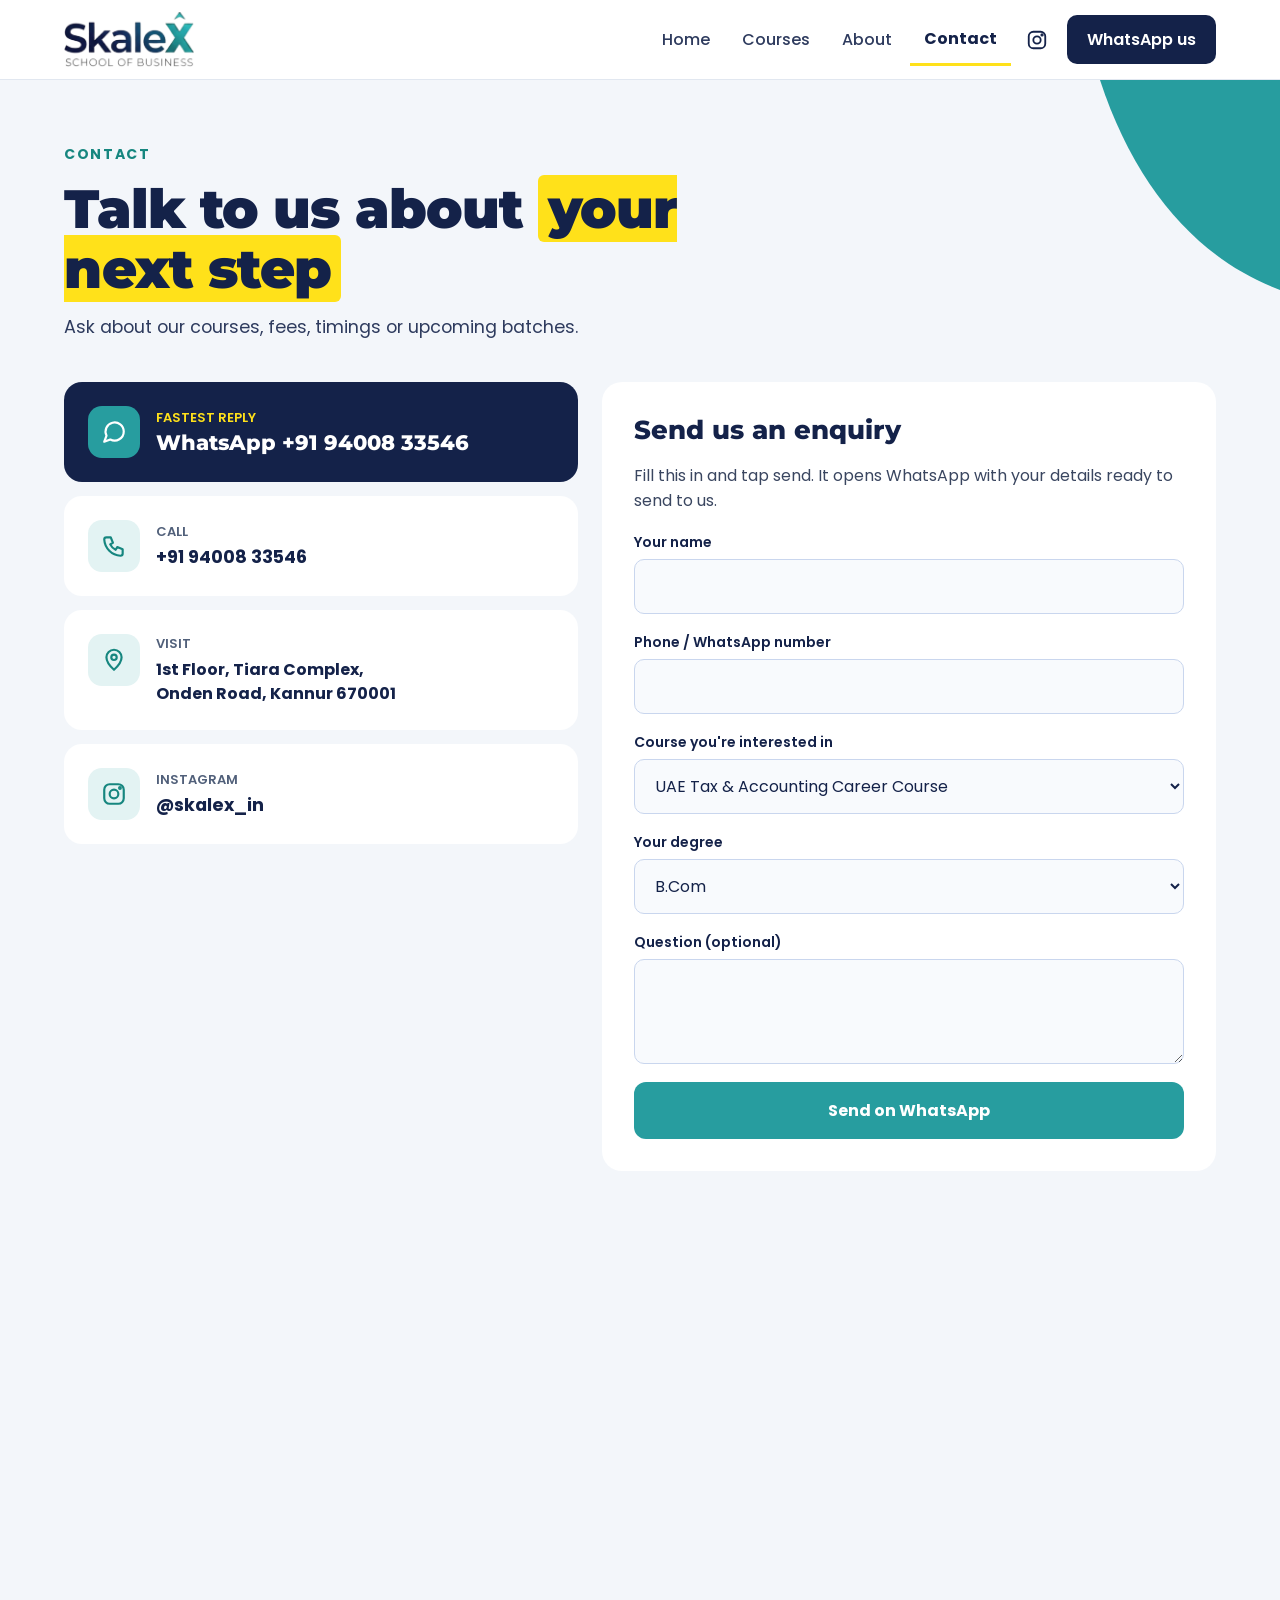
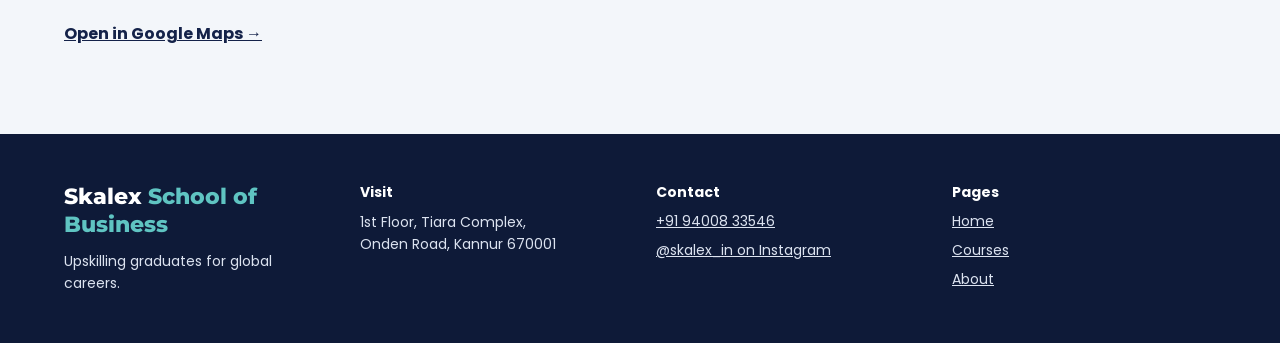
<file: contact.html>
<!doctype html>
<html lang="en">
<head>
<meta charset="utf-8">
<meta name="viewport" content="width=device-width, initial-scale=1">
<title>Contact Skalex School of Business, Kannur</title>
<meta name="description" content="Skalex School of Business in Kannur trains graduates in accounting, UAE Corporate Tax &amp; VAT, Zoho Books, Tally and Excel, mentored by Chartered Accountants.">
<meta property="og:title" content="Contact Skalex School of Business, Kannur">
<meta property="og:description" content="Skalex School of Business in Kannur trains graduates in accounting, UAE Corporate Tax &amp; VAT, Zoho Books, Tally and Excel, mentored by Chartered Accountants.">
<meta property="og:image" content="https://skalex.in/assets/logo.png">
<link rel="icon" type="image/svg+xml" href="assets/favicon.svg">
<link rel="icon" type="image/png" sizes="32x32" href="assets/favicon-32.png">
<link rel="apple-touch-icon" href="assets/apple-touch-icon.png">
<link rel="preconnect" href="https://fonts.googleapis.com">
<link rel="preconnect" href="https://fonts.gstatic.com" crossorigin>
<link href="https://fonts.googleapis.com/css2?family=Montserrat:wght@600;700;800;900&family=Poppins:wght@400;500;600;700&display=swap" rel="stylesheet">
<style>
*{box-sizing:border-box}
html{scroll-behavior:smooth}
body{margin:0;background:#F3F6FA}
a{color:#16867F}a:hover{color:#142249}
img{max-width:100%}
header nav a:hover{color:#142249}
@media (max-width:640px){
  section > svg[aria-hidden]:first-child{display:none}
  header nav a{padding:10px 8px !important;font-size:15px}
}

/* ---------- header / menu ---------- */
.navbtn{display:none;align-items:center;justify-content:center;width:46px;height:46px;border-radius:10px;border:1.5px solid #C9D6EE;background:#fff;color:#142249;cursor:pointer}
.wa-float{display:none}
@media (max-width:760px){
  .hdr{flex-wrap:wrap !important;padding:10px 20px !important}
  .hdr img{width:110px !important;height:46px !important}
  .navbtn{display:flex}
  .mainnav{display:none !important;width:100%;flex-direction:column !important;align-items:stretch !important;gap:2px !important;padding:8px 0 6px;border-top:1px solid #E1E7F0}
  .mainnav.open{display:flex !important}
  .mainnav a{padding:14px 6px !important;border-bottom:none !important;font-size:16px !important}
  .mainnav a[aria-current="page"]{color:#16867F !important}
  .mainnav .nav-ig{text-decoration:none;width:auto !important;height:auto !important;justify-content:flex-start !important;gap:10px}
  .mainnav .nav-ig::after{content:"Instagram";font-weight:500}
  .mainnav .nav-wa{margin:8px 0 0 !important;text-align:center;padding:14px !important}
  .wa-float{display:flex;position:fixed;right:16px;bottom:16px;z-index:50;width:56px;height:56px;border-radius:50%;background:#25D366;color:#fff;align-items:center;justify-content:center;box-shadow:0 8px 24px rgba(0,0,0,.22)}
}
/* ---------- spacing & layout ---------- */
@media (max-width:640px){
  section > svg[aria-hidden]:first-child{display:none}
  .hero-art{display:none !important}
  [style*="padding: 88px 24px"]{padding:52px 20px !important}
  [style*="padding: 72px 24px 72px"]{padding:40px 20px 48px !important}
  [style*="padding: 64px 24px"]{padding:40px 20px 44px !important}
  [style*="padding: 24px 24px 88px"]{padding:8px 20px 52px !important}
  [style*="padding: 0 24px 88px"]{padding:0 20px 52px !important}
  [style*="padding: 0 24px 72px"]{padding:0 20px 44px !important}
  [style*="padding: 0 24px 40px"]{padding:0 20px 28px !important}
  [style*="padding: 56px 48px"]{padding:32px 24px !important}
  [style*="padding: 32px;"]{padding:24px !important}
  [style*="padding: 28px;"]{padding:20px !important}
  [style*="gap: 32px"]{gap:22px !important}
  .stats{grid-template-columns:repeat(3,minmax(0,1fr)) !important;gap:10px !important}
  .facts{grid-template-columns:repeat(2,minmax(0,1fr)) !important;gap:16px !important;padding:20px !important}
  .ig-grid{grid-template-columns:repeat(2,minmax(0,1fr)) !important;gap:10px !important}
  .ig-grid a{border-radius:12px !important}
  .tool-grid{grid-template-columns:repeat(2,minmax(0,1fr)) !important;gap:10px !important}
  .tool-grid > div{padding:16px !important}
  .tool-grid p{display:none}
  .tool-grid h3{font-size:.95rem !important}
  .foot{grid-template-columns:repeat(2,minmax(0,1fr)) !important;gap:24px !important;padding:36px 20px 88px !important}
  .foot > div:first-child{grid-column:1 / -1}
  h1{letter-spacing:-0.02em !important}
  .btns a{flex:1 1 100%;text-align:center}
  .feat{padding:26px 22px !important;gap:0 !important;border-radius:22px !important}
  .feat-corner,.feat-side{display:none !important}
  .feat h3{font-size:1.75rem !important}
  .feat p{font-size:.98rem !important}
  .feat-btns{flex-wrap:nowrap !important;gap:10px !important}
  .feat-btns a{flex:1 1 0;text-align:center;padding:14px 10px !important;font-size:15px}
}

/* ---------- compact mobile typography ---------- */
@media (max-width:640px){
  body{-webkit-text-size-adjust:100%}
  h1{font-size:1.95rem !important;line-height:1.12 !important}
  h2{font-size:1.4rem !important;line-height:1.2 !important}
  h3{font-size:1rem !important;line-height:1.3 !important}
  .feat h3{font-size:1.5rem !important;line-height:1.12 !important}
  p, li{font-size:.94rem !important;line-height:1.55 !important}
  [style*="letter-spacing: 0.12em"]{font-size:11.5px !important;letter-spacing:.1em !important}
  [style*="color: #3A4660"],[style*="color: #51607A"]{color:#2E3B5E !important}
  section a[style*="padding: 16px 26px"],section a[style*="padding: 14px 24px"],section a[style*="padding: 18px 28px"],section a[style*="padding: 14px 22px"]{padding:13px 18px !important;font-size:15px !important;border-radius:10px !important}
  .btns{gap:10px !important}
  .stats [style*="font-size: 1.25rem"]{font-size:1.05rem !important}
  .stats [style*="font-size: 13px"]{font-size:11.5px !important}
  .facts [style*="font-size: 1.05rem"]{font-size:.95rem !important}
  .facts [style*="font-size: 13px"]{font-size:11.5px !important}
  [style*="border-radius: 20px; padding: 32px"],[style*="border-radius: 18px; padding: 28px"],[style*="border-radius: 16px; padding: 24px"]{padding:18px !important;border-radius:14px !important}
  [style*="width: 52px; height: 52px"]{width:40px !important;height:40px !important;border-radius:10px !important}
  [style*="width: 52px; height: 52px"] svg{width:20px !important;height:20px !important}
  [style*="border-radius: 18px; padding: 24px; display: flex; gap: 16px"]{padding:14px 16px !important;gap:12px !important;border-radius:14px !important}
  [style*="font-family: 'Montserrat', sans-serif; font-size: 1.3rem"]{font-size:1.02rem !important}
  [style*="font-size: 1.1rem"]{font-size:.98rem !important}
  .faq{padding:14px 16px !important}
  .faq summary{font-size:.95rem !important}
  ol,ul{gap:7px !important}
  input,select,textarea{font-size:16px !important;padding:12px 14px !important}
  .foot{font-size:13px}
  .foot [style*="font-size: 1.4rem"]{font-size:1.15rem !important}
  .wa-float{width:52px;height:52px;right:14px;bottom:14px}
  .feat-btns a{white-space:nowrap;padding:13px 8px !important;font-size:14px !important}
}
/* ---------- FAQ accordion ---------- */
.faq summary{list-style:none;cursor:pointer;display:flex;justify-content:space-between;align-items:center;gap:12px;font-weight:700;font-size:1.05rem}
.faq summary::-webkit-details-marker{display:none}
.faq summary::after{content:"+";font-size:1.4rem;font-weight:500;color:#16867F;flex-shrink:0}
.faq[open] summary::after{content:"\2212"}
.faq p{margin:10px 0 0 !important}
</style>
</head>
<body>
<div style="background: #F3F6FA; color: #142249; font-family: 'Poppins', 'Segoe UI', sans-serif">

<header style="background: #ffffff; border-bottom: 1px solid #E1E7F0">
<div class="hdr" style="max-width: 1200px; margin: 0 auto; padding: 12px 24px; display: flex; flex-wrap: wrap; align-items: center; justify-content: space-between; gap: 12px">
<a href="index.html" aria-label="Skalex home" style="display: flex"><img src="assets/logo.png" alt="Skalex School of Business" style="width: 130px; height: 55px; object-fit: contain"></a>
<button type="button" class="navbtn" aria-label="Open menu" aria-expanded="false" aria-controls="mainnav"><svg aria-hidden="true" width="22" height="22" viewBox="0 0 24 24" fill="none" stroke="currentColor" stroke-width="2.2" stroke-linecap="round"><path d="M4 7h16M4 12h16M4 17h16"></path></svg></button>
<nav id="mainnav" class="mainnav" aria-label="Main" style="display: flex; flex-wrap: wrap; align-items: center; gap: 4px">
<a href="index.html" style="color: #2E3B5E; text-decoration: none; font-weight: 500; padding: 12px 14px">Home</a>
<a href="course.html" style="color: #2E3B5E; text-decoration: none; font-weight: 500; padding: 12px 14px">Courses</a>
<a href="about.html" style="color: #2E3B5E; text-decoration: none; font-weight: 500; padding: 12px 14px">About</a>
<a href="contact.html" aria-current="page" style="color: #142249; text-decoration: none; font-weight: 700; padding: 12px 14px; border-bottom: 3px solid #FFE11A">Contact</a>
<a class="nav-ig" href="https://www.instagram.com/skalex_in/" aria-label="Skalex on Instagram" style="display: flex; align-items: center; justify-content: center; width: 44px; height: 44px; border-radius: 10px; color: #142249"><svg aria-hidden="true" width="22" height="22" viewBox="0 0 24 24" fill="none" stroke="currentColor" stroke-width="2" stroke-linecap="round" stroke-linejoin="round"><rect x="3" y="3" width="18" height="18" rx="5"></rect><circle cx="12" cy="12" r="4"></circle><circle cx="17.5" cy="6.5" r="0.8"></circle></svg></a>
<a class="nav-wa" href="https://wa.me/919400833546" style="background: #142249; color: #ffffff; text-decoration: none; font-weight: 600; padding: 12px 20px; border-radius: 10px; margin-left: 4px">WhatsApp us</a>
</nav>
</div>
</header>

<section style="position: relative; overflow: hidden">
<svg aria-hidden="true" width="300" height="230" viewBox="0 0 300 230" style="position: absolute; right: 0; top: 0"><path d="M300 0H120c36 110 100 180 180 210z" fill="#279D9F"></path></svg>
<div style="max-width: 1200px; margin: 0 auto; padding: 64px 24px 88px; display: flex; flex-direction: column; gap: 40px; position: relative">
<div style="display: flex; flex-direction: column; gap: 14px; max-width: 680px">
<div style="font-size: 14px; font-weight: 700; color: #16867F; letter-spacing: 0.12em">CONTACT</div>
<h1 style="margin: 0; font-family: 'Montserrat', sans-serif; font-weight: 900; font-size: clamp(2.2rem, 5vw, 3.4rem); line-height: 1.1; letter-spacing: -0.02em">Talk to us about <span style="background: #FFE11A; padding: 0 10px; border-radius: 6px">your next step</span></h1>
<p style="margin: 0; font-size: 1.1rem; line-height: 1.65; color: #2E3B5E">Ask about our courses, fees, timings or upcoming batches.</p>
</div>

<div style="display: flex; flex-wrap: wrap; gap: 24px; align-items: flex-start">
<div style="flex: 1 1 360px; min-width: 0; display: flex; flex-direction: column; gap: 14px">
<a href="https://wa.me/919400833546" style="background: #142249; color: #ffffff; text-decoration: none; border-radius: 18px; padding: 24px; display: flex; gap: 16px; align-items: center">
<div style="width: 52px; height: 52px; border-radius: 14px; background: #279D9F; display: flex; align-items: center; justify-content: center; flex-shrink: 0"><svg aria-hidden="true" width="26" height="26" viewBox="0 0 24 24" fill="none" stroke="#ffffff" stroke-width="2" stroke-linecap="round" stroke-linejoin="round"><path d="M21 11.5a8.4 8.4 0 0 1-12.4 7.4L3 21l2.1-5.6A8.4 8.4 0 1 1 21 11.5z"></path></svg></div>
<div style="display: flex; flex-direction: column; gap: 2px"><div style="font-size: 13px; color: #FFE11A; font-weight: 600">FASTEST REPLY</div><div style="font-family: 'Montserrat', sans-serif; font-size: 1.3rem; font-weight: 800">WhatsApp +91 94008 33546</div></div>
</a>
<a href="tel:+919400833546" style="background: #ffffff; color: #142249; text-decoration: none; border-radius: 18px; padding: 24px; display: flex; gap: 16px; align-items: center">
<div style="width: 52px; height: 52px; border-radius: 14px; background: #E3F3F3; display: flex; align-items: center; justify-content: center; flex-shrink: 0"><svg aria-hidden="true" width="26" height="26" viewBox="0 0 24 24" fill="none" stroke="#16867F" stroke-width="2" stroke-linecap="round" stroke-linejoin="round"><path d="M5 4h4l2 5-2.5 1.5a11 11 0 0 0 5 5L15 13l5 2v4a2 2 0 0 1-2 2A16 16 0 0 1 3 6a2 2 0 0 1 2-2"></path></svg></div>
<div style="display: flex; flex-direction: column; gap: 2px"><div style="font-size: 13px; color: #51607A; font-weight: 600">CALL</div><div style="font-weight: 700; font-size: 1.1rem">+91 94008 33546</div></div>
</a>
<div style="background: #ffffff; border-radius: 18px; padding: 24px; display: flex; gap: 16px; align-items: flex-start">
<div style="width: 52px; height: 52px; border-radius: 14px; background: #E3F3F3; display: flex; align-items: center; justify-content: center; flex-shrink: 0"><svg aria-hidden="true" width="26" height="26" viewBox="0 0 24 24" fill="none" stroke="#16867F" stroke-width="2" stroke-linecap="round" stroke-linejoin="round"><path d="M12 21s-7-6.2-7-11.5a7 7 0 0 1 14 0C19 14.8 12 21 12 21z"></path><circle cx="12" cy="9.5" r="2.5"></circle></svg></div>
<div style="display: flex; flex-direction: column; gap: 4px"><div style="font-size: 13px; color: #51607A; font-weight: 600">VISIT</div><div style="font-weight: 700; line-height: 1.5">1st Floor, Tiara Complex,<br>Onden Road, Kannur 670001</div></div>
</div>
<a href="https://www.instagram.com/skalex_in/" style="background: #ffffff; color: #142249; text-decoration: none; border-radius: 18px; padding: 24px; display: flex; gap: 16px; align-items: center">
<div style="width: 52px; height: 52px; border-radius: 14px; background: #E3F3F3; display: flex; align-items: center; justify-content: center; flex-shrink: 0"><svg aria-hidden="true" width="26" height="26" viewBox="0 0 24 24" fill="none" stroke="#16867F" stroke-width="2" stroke-linecap="round" stroke-linejoin="round"><rect x="3" y="3" width="18" height="18" rx="5"></rect><circle cx="12" cy="12" r="4"></circle><circle cx="17.5" cy="6.5" r="0.8"></circle></svg></div>
<div style="display: flex; flex-direction: column; gap: 2px"><div style="font-size: 13px; color: #51607A; font-weight: 600">INSTAGRAM</div><div style="font-weight: 700; font-size: 1.1rem">@skalex_in</div></div>
</a>
</div>

<div style="flex: 1 1 460px; min-width: 0; background: #ffffff; border-radius: 20px; padding: 32px; display: flex; flex-direction: column; gap: 18px">
<form id="enquiry" style="display: flex; flex-direction: column; gap: 18px">
<h2 style="margin: 0; font-family: 'Montserrat', sans-serif; font-size: 1.6rem; font-weight: 800">Send us an enquiry</h2>
<p style="margin: 0; line-height: 1.6; color: #3A4660">Fill this in and tap send. It opens WhatsApp with your details ready to send to us.</p>
<div style="display: flex; flex-direction: column; gap: 6px"><label for="c-name" style="font-weight: 600; font-size: 14px">Your name</label><input id="c-name" name="name" type="text" required autocomplete="name" style="font: inherit; padding: 14px 16px; border: 1.5px solid #C9D6EE; border-radius: 10px; background: #F8FAFD; color: #142249"></div>
<div style="display: flex; flex-direction: column; gap: 6px"><label for="c-phone" style="font-weight: 600; font-size: 14px">Phone / WhatsApp number</label><input id="c-phone" name="phone" type="tel" required autocomplete="tel" style="font: inherit; padding: 14px 16px; border: 1.5px solid #C9D6EE; border-radius: 10px; background: #F8FAFD; color: #142249"></div>
<div style="display: flex; flex-direction: column; gap: 6px"><label for="c-course" style="font-weight: 600; font-size: 14px">Course you're interested in</label><select id="c-course" style="font: inherit; padding: 14px 16px; border: 1.5px solid #C9D6EE; border-radius: 10px; background: #F8FAFD; color: #142249"><option>UAE Tax &amp; Accounting Career Course</option><option>Not sure yet</option></select></div>
<div style="display: flex; flex-direction: column; gap: 6px"><label for="c-qual" style="font-weight: 600; font-size: 14px">Your degree</label><select id="c-qual" style="font: inherit; padding: 14px 16px; border: 1.5px solid #C9D6EE; border-radius: 10px; background: #F8FAFD; color: #142249"><option>B.Com</option><option>BBA</option><option>M.Com / MBA</option><option>Other</option></select></div>
<div style="display: flex; flex-direction: column; gap: 6px"><label for="c-msg" style="font-weight: 600; font-size: 14px">Question (optional)</label><textarea id="c-msg" rows="3" style="font: inherit; padding: 14px 16px; border: 1.5px solid #C9D6EE; border-radius: 10px; background: #F8FAFD; color: #142249; resize: vertical"></textarea></div>
<button type="submit" style="background: #279D9F; color: #ffffff; border: none; font: inherit; font-weight: 700; padding: 16px 24px; border-radius: 12px; cursor: pointer">Send on WhatsApp</button>
</form>
</div>
</div>

<div style="display: flex; flex-direction: column; gap: 10px; width: 100%"><iframe title="Map showing Skalex on Onden Road, Kannur" src="https://www.google.com/maps?q=11.865850,75.362211&amp;z=17&amp;output=embed" style="width: 100%; height: 400px; border: 0; border-radius: 20px; display: block" loading="lazy" referrerpolicy="no-referrer-when-downgrade" allowfullscreen></iframe><a href="https://www.google.com/maps?q=11.865850,75.362211" style="font-weight: 700; color: #142249">Open in Google Maps →</a></div>
</div>
</section>

<footer style="background: #0E1A38; color: #DCE3F0">
<div class="foot" style="max-width: 1200px; margin: 0 auto; padding: 48px 24px; display: grid; grid-template-columns: repeat(auto-fit, minmax(min(220px, 100%), 1fr)); gap: 32px">
<div style="display: flex; flex-direction: column; gap: 12px"><div style="font-family: 'Montserrat', sans-serif; font-size: 1.4rem; font-weight: 800; color: #ffffff">Skalex <span style="color: #5FC4C2">School of Business</span></div><p style="margin: 0; font-size: 14px; line-height: 1.6">Upskilling graduates for global careers.</p></div>
<div style="display: flex; flex-direction: column; gap: 8px; font-size: 14px"><div style="font-weight: 700; color: #ffffff">Visit</div><div style="line-height: 1.6">1st Floor, Tiara Complex,<br>Onden Road, Kannur 670001</div></div>
<div style="display: flex; flex-direction: column; gap: 8px; font-size: 14px"><div style="font-weight: 700; color: #ffffff">Contact</div><a href="https://wa.me/919400833546" style="color: #DCE3F0">+91 94008 33546</a><a href="https://www.instagram.com/skalex_in/" style="color: #DCE3F0">@skalex_in on Instagram</a></div>
<nav aria-label="Footer" style="display: flex; flex-direction: column; gap: 8px; font-size: 14px"><div style="font-weight: 700; color: #ffffff">Pages</div><a href="index.html" style="color: #DCE3F0">Home</a><a href="course.html" style="color: #DCE3F0">Courses</a><a href="about.html" style="color: #DCE3F0">About</a></nav>
</div>
</footer>
</div>
<script>
document.getElementById('enquiry').addEventListener('submit', function (e) {
  e.preventDefault();
  var v = function (id) { return document.getElementById(id).value.trim(); };
  var msg = 'Hi Skalex, I would like to know more.\n' +
    'Name: ' + v('c-name') + '\n' +
    'Phone: ' + v('c-phone') + '\n' +
    'Course: ' + v('c-course') + '\n' +
    'Degree: ' + v('c-qual') +
    (v('c-msg') ? '\nQuestion: ' + v('c-msg') : '');
  window.open('https://wa.me/919400833546?text=' + encodeURIComponent(msg), '_blank');
});
</script>
<a class="wa-float" href="https://wa.me/919400833546" aria-label="Chat with Skalex on WhatsApp"><svg aria-hidden="true" width="28" height="28" viewBox="0 0 24 24" fill="none" stroke="#fff" stroke-width="2" stroke-linecap="round" stroke-linejoin="round"><path d="M21 11.5a8.4 8.4 0 0 1-12.4 7.4L3 21l2.1-5.6A8.4 8.4 0 1 1 21 11.5z"></path></svg></a>
<script>
(function(){var b=document.querySelector('.navbtn'),n=document.getElementById('mainnav');
if(b&&n){b.addEventListener('click',function(){var o=n.classList.toggle('open');b.setAttribute('aria-expanded',o);b.setAttribute('aria-label',o?'Close menu':'Open menu');});}})();
</script>
</body>
</html>
</file>
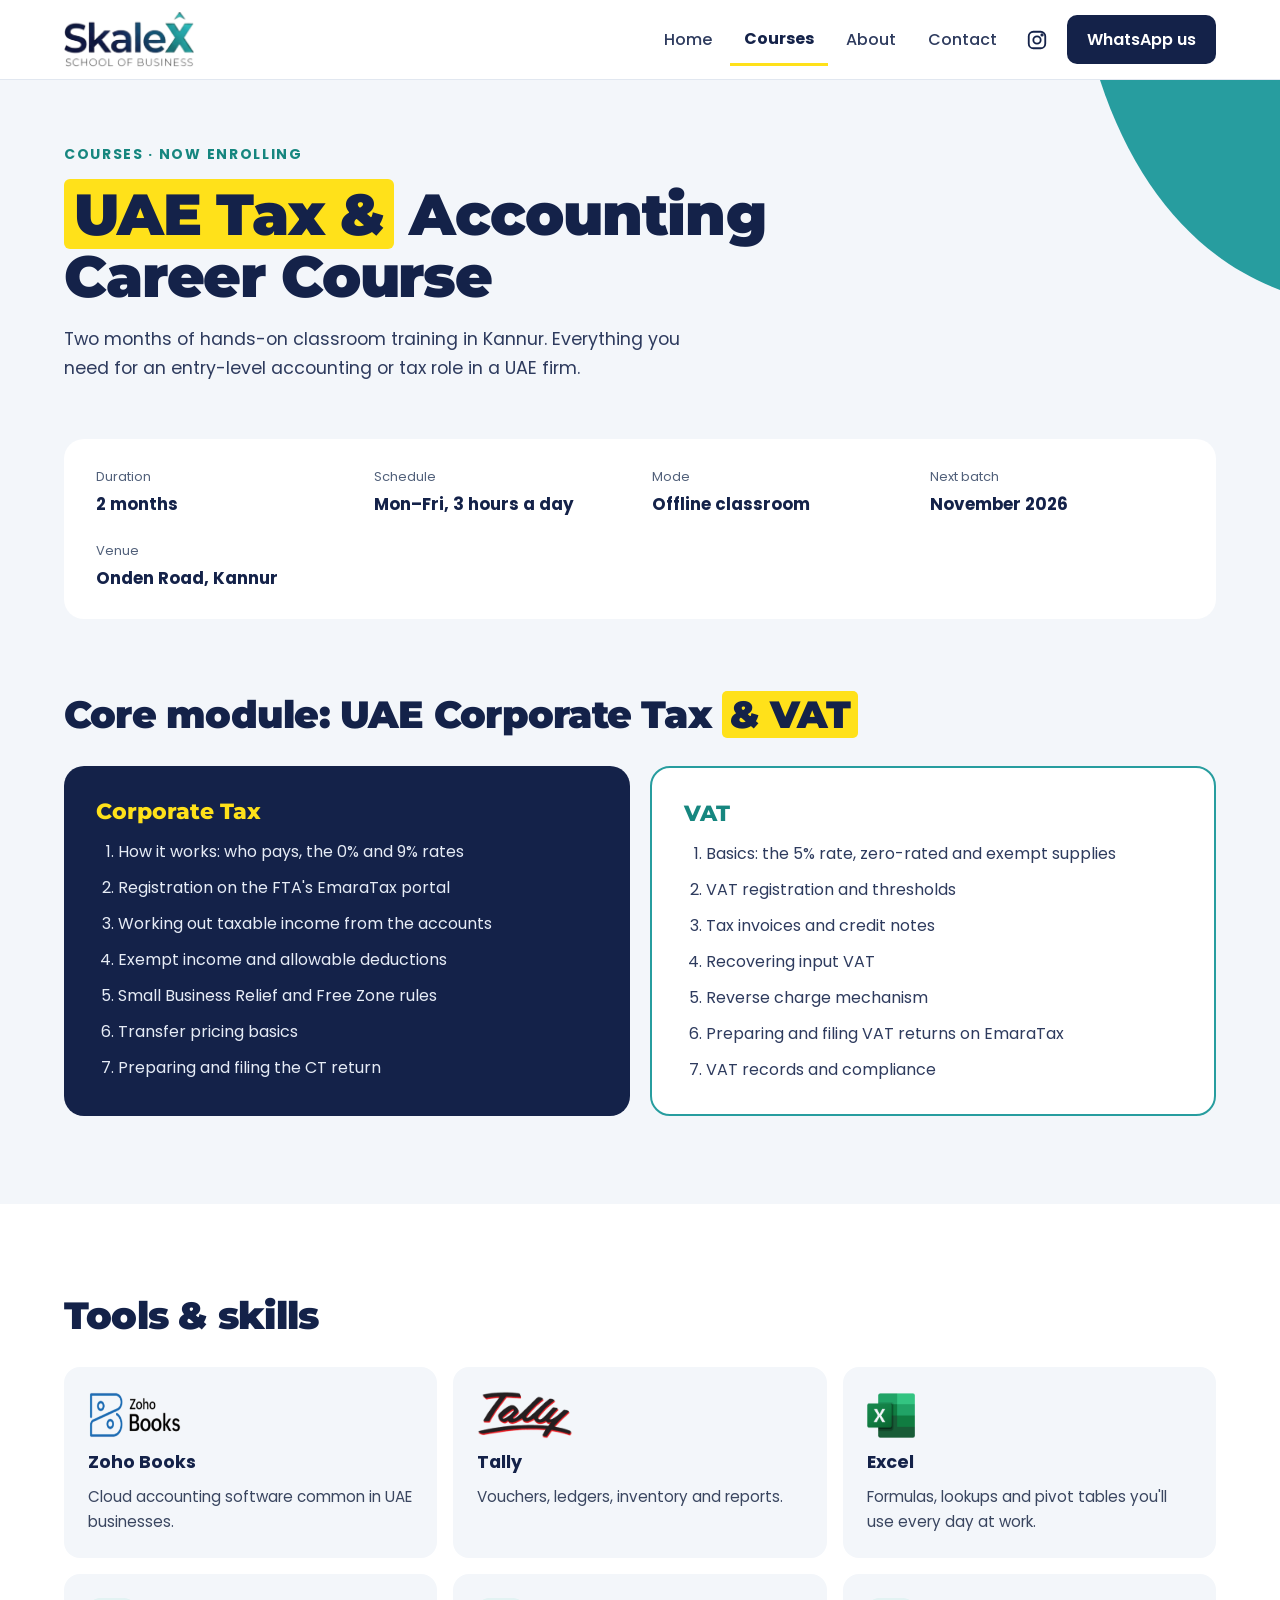
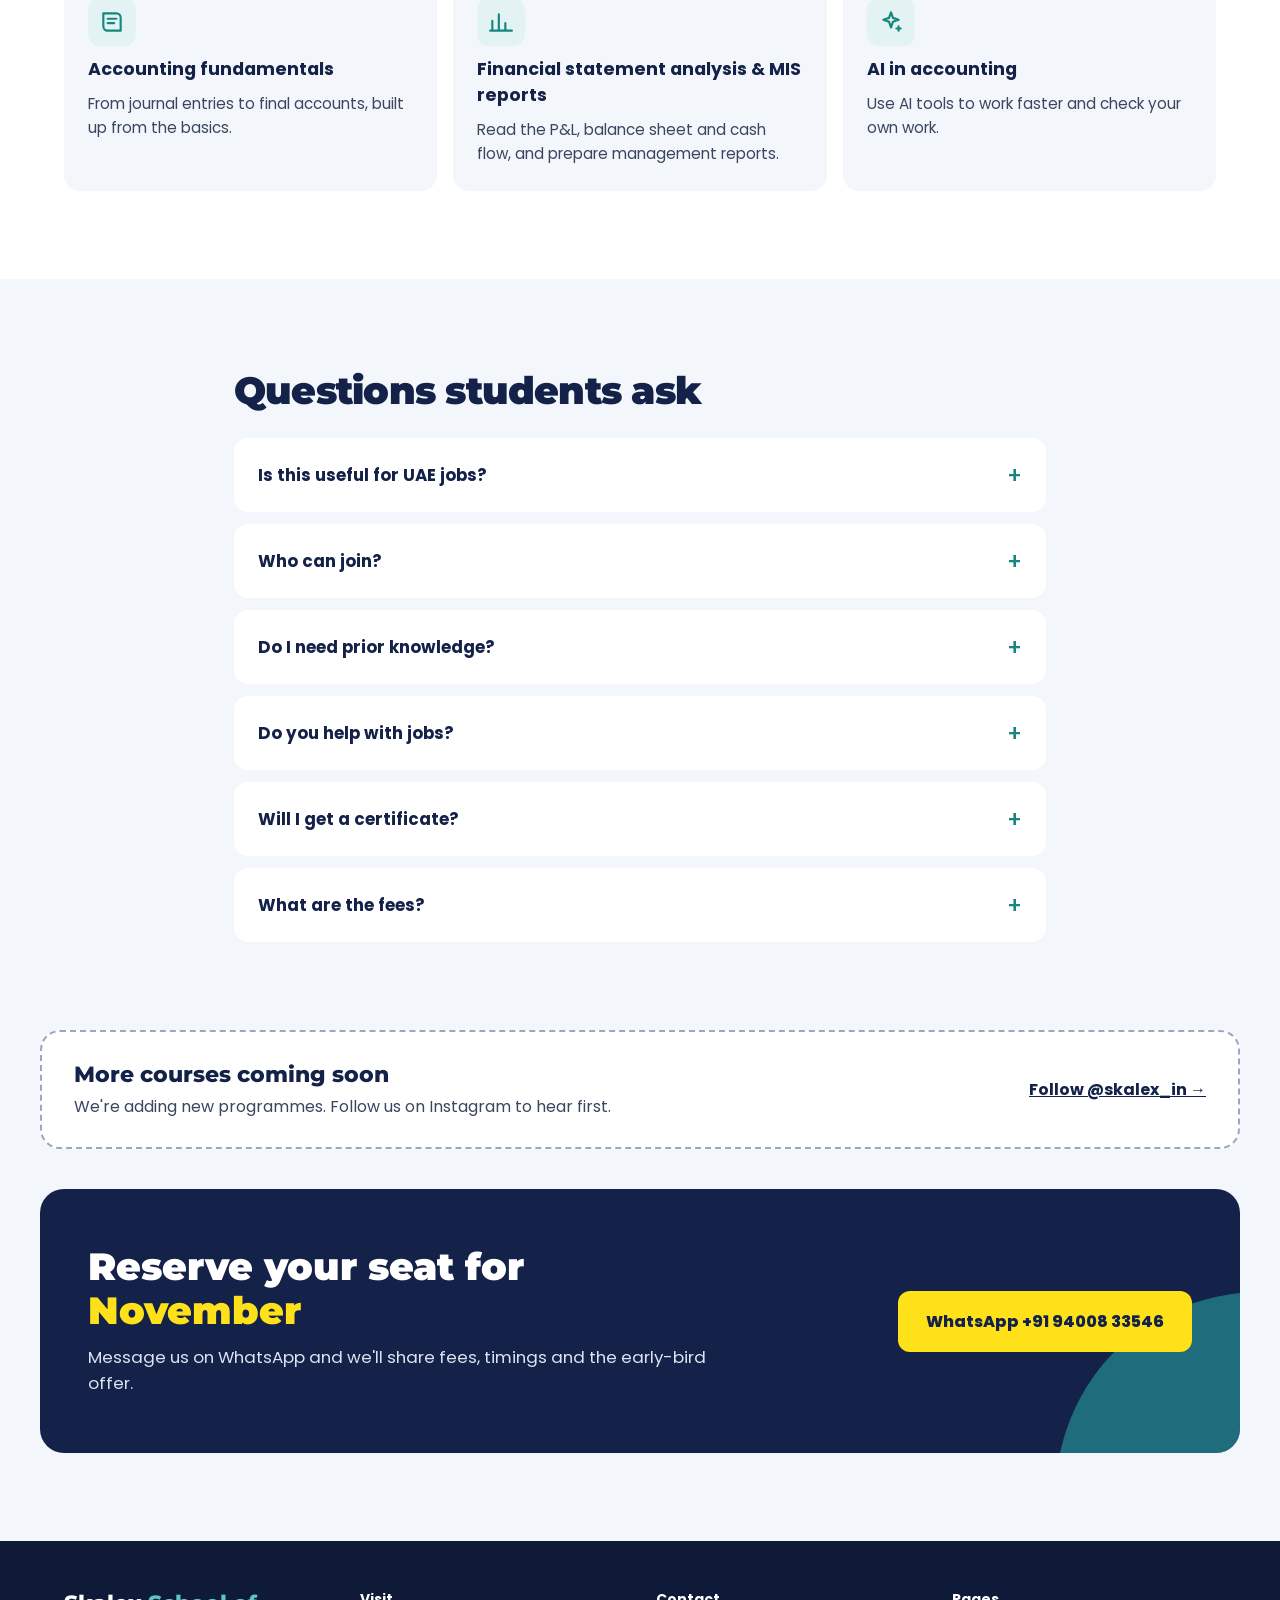
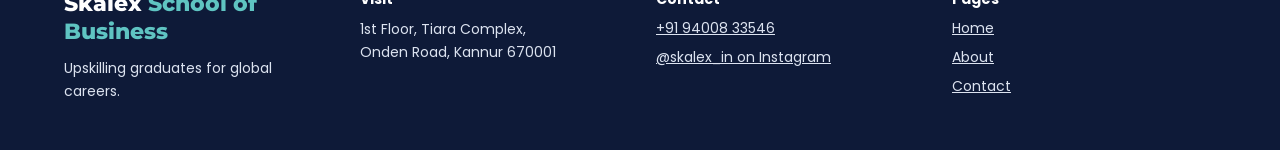
<file: course.html>
<!doctype html>
<html lang="en">
<head>
<meta charset="utf-8">
<meta name="viewport" content="width=device-width, initial-scale=1">
<title>UAE Tax &amp; Accounting Career Course | Skalex, Kannur</title>
<meta name="description" content="Skalex School of Business in Kannur trains graduates in accounting, UAE Corporate Tax &amp; VAT, Zoho Books, Tally and Excel, mentored by Chartered Accountants.">
<meta property="og:title" content="UAE Tax &amp; Accounting Career Course | Skalex, Kannur">
<meta property="og:description" content="Skalex School of Business in Kannur trains graduates in accounting, UAE Corporate Tax &amp; VAT, Zoho Books, Tally and Excel, mentored by Chartered Accountants.">
<meta property="og:image" content="https://skalex.in/assets/logo.png">
<link rel="icon" type="image/svg+xml" href="assets/favicon.svg">
<link rel="icon" type="image/png" sizes="32x32" href="assets/favicon-32.png">
<link rel="apple-touch-icon" href="assets/apple-touch-icon.png">
<link rel="preconnect" href="https://fonts.googleapis.com">
<link rel="preconnect" href="https://fonts.gstatic.com" crossorigin>
<link href="https://fonts.googleapis.com/css2?family=Montserrat:wght@600;700;800;900&family=Poppins:wght@400;500;600;700&display=swap" rel="stylesheet">
<style>
*{box-sizing:border-box}
html{scroll-behavior:smooth}
body{margin:0;background:#F3F6FA}
a{color:#16867F}a:hover{color:#142249}
img{max-width:100%}
header nav a:hover{color:#142249}
@media (max-width:640px){
  section > svg[aria-hidden]:first-child{display:none}
  header nav a{padding:10px 8px !important;font-size:15px}
}

/* ---------- header / menu ---------- */
.navbtn{display:none;align-items:center;justify-content:center;width:46px;height:46px;border-radius:10px;border:1.5px solid #C9D6EE;background:#fff;color:#142249;cursor:pointer}
.wa-float{display:none}
@media (max-width:760px){
  .hdr{flex-wrap:wrap !important;padding:10px 20px !important}
  .hdr img{width:110px !important;height:46px !important}
  .navbtn{display:flex}
  .mainnav{display:none !important;width:100%;flex-direction:column !important;align-items:stretch !important;gap:2px !important;padding:8px 0 6px;border-top:1px solid #E1E7F0}
  .mainnav.open{display:flex !important}
  .mainnav a{padding:14px 6px !important;border-bottom:none !important;font-size:16px !important}
  .mainnav a[aria-current="page"]{color:#16867F !important}
  .mainnav .nav-ig{text-decoration:none;width:auto !important;height:auto !important;justify-content:flex-start !important;gap:10px}
  .mainnav .nav-ig::after{content:"Instagram";font-weight:500}
  .mainnav .nav-wa{margin:8px 0 0 !important;text-align:center;padding:14px !important}
  .wa-float{display:flex;position:fixed;right:16px;bottom:16px;z-index:50;width:56px;height:56px;border-radius:50%;background:#25D366;color:#fff;align-items:center;justify-content:center;box-shadow:0 8px 24px rgba(0,0,0,.22)}
}
/* ---------- spacing & layout ---------- */
@media (max-width:640px){
  section > svg[aria-hidden]:first-child{display:none}
  .hero-art{display:none !important}
  [style*="padding: 88px 24px"]{padding:52px 20px !important}
  [style*="padding: 72px 24px 72px"]{padding:40px 20px 48px !important}
  [style*="padding: 64px 24px"]{padding:40px 20px 44px !important}
  [style*="padding: 24px 24px 88px"]{padding:8px 20px 52px !important}
  [style*="padding: 0 24px 88px"]{padding:0 20px 52px !important}
  [style*="padding: 0 24px 72px"]{padding:0 20px 44px !important}
  [style*="padding: 0 24px 40px"]{padding:0 20px 28px !important}
  [style*="padding: 56px 48px"]{padding:32px 24px !important}
  [style*="padding: 32px;"]{padding:24px !important}
  [style*="padding: 28px;"]{padding:20px !important}
  [style*="gap: 32px"]{gap:22px !important}
  .stats{grid-template-columns:repeat(3,minmax(0,1fr)) !important;gap:10px !important}
  .facts{grid-template-columns:repeat(2,minmax(0,1fr)) !important;gap:16px !important;padding:20px !important}
  .ig-grid{grid-template-columns:repeat(2,minmax(0,1fr)) !important;gap:10px !important}
  .ig-grid a{border-radius:12px !important}
  .tool-grid{grid-template-columns:repeat(2,minmax(0,1fr)) !important;gap:10px !important}
  .tool-grid > div{padding:16px !important}
  .tool-grid p{display:none}
  .tool-grid h3{font-size:.95rem !important}
  .foot{grid-template-columns:repeat(2,minmax(0,1fr)) !important;gap:24px !important;padding:36px 20px 88px !important}
  .foot > div:first-child{grid-column:1 / -1}
  h1{letter-spacing:-0.02em !important}
  .btns a{flex:1 1 100%;text-align:center}
  .feat{padding:26px 22px !important;gap:0 !important;border-radius:22px !important}
  .feat-corner,.feat-side{display:none !important}
  .feat h3{font-size:1.75rem !important}
  .feat p{font-size:.98rem !important}
  .feat-btns{flex-wrap:nowrap !important;gap:10px !important}
  .feat-btns a{flex:1 1 0;text-align:center;padding:14px 10px !important;font-size:15px}
}

/* ---------- compact mobile typography ---------- */
@media (max-width:640px){
  body{-webkit-text-size-adjust:100%}
  h1{font-size:1.95rem !important;line-height:1.12 !important}
  h2{font-size:1.4rem !important;line-height:1.2 !important}
  h3{font-size:1rem !important;line-height:1.3 !important}
  .feat h3{font-size:1.5rem !important;line-height:1.12 !important}
  p, li{font-size:.94rem !important;line-height:1.55 !important}
  [style*="letter-spacing: 0.12em"]{font-size:11.5px !important;letter-spacing:.1em !important}
  [style*="color: #3A4660"],[style*="color: #51607A"]{color:#2E3B5E !important}
  section a[style*="padding: 16px 26px"],section a[style*="padding: 14px 24px"],section a[style*="padding: 18px 28px"],section a[style*="padding: 14px 22px"]{padding:13px 18px !important;font-size:15px !important;border-radius:10px !important}
  .btns{gap:10px !important}
  .stats [style*="font-size: 1.25rem"]{font-size:1.05rem !important}
  .stats [style*="font-size: 13px"]{font-size:11.5px !important}
  .facts [style*="font-size: 1.05rem"]{font-size:.95rem !important}
  .facts [style*="font-size: 13px"]{font-size:11.5px !important}
  [style*="border-radius: 20px; padding: 32px"],[style*="border-radius: 18px; padding: 28px"],[style*="border-radius: 16px; padding: 24px"]{padding:18px !important;border-radius:14px !important}
  [style*="width: 52px; height: 52px"]{width:40px !important;height:40px !important;border-radius:10px !important}
  [style*="width: 52px; height: 52px"] svg{width:20px !important;height:20px !important}
  [style*="border-radius: 18px; padding: 24px; display: flex; gap: 16px"]{padding:14px 16px !important;gap:12px !important;border-radius:14px !important}
  [style*="font-family: 'Montserrat', sans-serif; font-size: 1.3rem"]{font-size:1.02rem !important}
  [style*="font-size: 1.1rem"]{font-size:.98rem !important}
  .faq{padding:14px 16px !important}
  .faq summary{font-size:.95rem !important}
  ol,ul{gap:7px !important}
  input,select,textarea{font-size:16px !important;padding:12px 14px !important}
  .foot{font-size:13px}
  .foot [style*="font-size: 1.4rem"]{font-size:1.15rem !important}
  .wa-float{width:52px;height:52px;right:14px;bottom:14px}
  .feat-btns a{white-space:nowrap;padding:13px 8px !important;font-size:14px !important}
}
/* ---------- FAQ accordion ---------- */
.faq summary{list-style:none;cursor:pointer;display:flex;justify-content:space-between;align-items:center;gap:12px;font-weight:700;font-size:1.05rem}
.faq summary::-webkit-details-marker{display:none}
.faq summary::after{content:"+";font-size:1.4rem;font-weight:500;color:#16867F;flex-shrink:0}
.faq[open] summary::after{content:"\2212"}
.faq p{margin:10px 0 0 !important}
</style>
</head>
<body>
<div style="background: #F3F6FA; color: #142249; font-family: 'Poppins', 'Segoe UI', sans-serif">

<header style="background: #ffffff; border-bottom: 1px solid #E1E7F0">
<div class="hdr" style="max-width: 1200px; margin: 0 auto; padding: 12px 24px; display: flex; flex-wrap: wrap; align-items: center; justify-content: space-between; gap: 12px">
<a href="index.html" aria-label="Skalex home" style="display: flex"><img src="assets/logo.png" alt="Skalex School of Business" style="width: 130px; height: 55px; object-fit: contain"></a>
<button type="button" class="navbtn" aria-label="Open menu" aria-expanded="false" aria-controls="mainnav"><svg aria-hidden="true" width="22" height="22" viewBox="0 0 24 24" fill="none" stroke="currentColor" stroke-width="2.2" stroke-linecap="round"><path d="M4 7h16M4 12h16M4 17h16"></path></svg></button>
<nav id="mainnav" class="mainnav" aria-label="Main" style="display: flex; flex-wrap: wrap; align-items: center; gap: 4px">
<a href="index.html" style="color: #2E3B5E; text-decoration: none; font-weight: 500; padding: 12px 14px">Home</a>
<a href="course.html" aria-current="page" style="color: #142249; text-decoration: none; font-weight: 700; padding: 12px 14px; border-bottom: 3px solid #FFE11A">Courses</a>
<a href="about.html" style="color: #2E3B5E; text-decoration: none; font-weight: 500; padding: 12px 14px">About</a>
<a href="contact.html" style="color: #2E3B5E; text-decoration: none; font-weight: 500; padding: 12px 14px">Contact</a>
<a class="nav-ig" href="https://www.instagram.com/skalex_in/" aria-label="Skalex on Instagram" style="display: flex; align-items: center; justify-content: center; width: 44px; height: 44px; border-radius: 10px; color: #142249"><svg aria-hidden="true" width="22" height="22" viewBox="0 0 24 24" fill="none" stroke="currentColor" stroke-width="2" stroke-linecap="round" stroke-linejoin="round"><rect x="3" y="3" width="18" height="18" rx="5"></rect><circle cx="12" cy="12" r="4"></circle><circle cx="17.5" cy="6.5" r="0.8"></circle></svg></a>
<a class="nav-wa" href="https://wa.me/919400833546" style="background: #142249; color: #ffffff; text-decoration: none; font-weight: 600; padding: 12px 20px; border-radius: 10px; margin-left: 4px">WhatsApp us</a>
</nav>
</div>
</header>

<section style="position: relative; overflow: hidden">
<svg aria-hidden="true" width="300" height="230" viewBox="0 0 300 230" style="position: absolute; right: 0; top: 0"><path d="M300 0H120c36 110 100 180 180 210z" fill="#279D9F"></path></svg>
<div style="max-width: 1200px; margin: 0 auto; padding: 64px 24px 56px; display: flex; flex-direction: column; gap: 18px; position: relative">
<div style="font-size: 14px; font-weight: 700; color: #16867F; letter-spacing: 0.12em">COURSES · NOW ENROLLING</div>
<h1 style="margin: 0; font-family: 'Montserrat', sans-serif; font-weight: 900; font-size: clamp(2.2rem, 5vw, 3.6rem); line-height: 1.08; letter-spacing: -0.02em; max-width: 820px"><span style="background: #FFE11A; padding: 0 10px; border-radius: 6px">UAE Tax &amp;</span> Accounting Career Course</h1>
<p style="margin: 0; font-size: 1.1rem; line-height: 1.65; color: #2E3B5E; max-width: 640px">Two months of hands-on classroom training in Kannur. Everything you need for an entry-level accounting or tax role in a UAE firm.</p>
</div>
</section>

<section>
<div style="max-width: 1200px; margin: 0 auto; padding: 0 24px 72px">
<div class="facts" style="background: #ffffff; border-radius: 20px; padding: 28px 32px; display: grid; grid-template-columns: repeat(auto-fit, minmax(min(200px, 100%), 1fr)); gap: 24px">
<div style="display: flex; flex-direction: column; gap: 4px"><div style="font-size: 13px; color: #51607A">Duration</div><div style="font-weight: 700; font-size: 1.05rem">2 months</div></div>
<div style="display: flex; flex-direction: column; gap: 4px"><div style="font-size: 13px; color: #51607A">Schedule</div><div style="font-weight: 700; font-size: 1.05rem">Mon–Fri, 3 hours a day</div></div>
<div style="display: flex; flex-direction: column; gap: 4px"><div style="font-size: 13px; color: #51607A">Mode</div><div style="font-weight: 700; font-size: 1.05rem">Offline classroom</div></div>
<div style="display: flex; flex-direction: column; gap: 4px"><div style="font-size: 13px; color: #51607A">Next batch</div><div style="font-weight: 700; font-size: 1.05rem">November 2026</div></div>
<div style="display: flex; flex-direction: column; gap: 4px"><div style="font-size: 13px; color: #51607A">Venue</div><div style="font-weight: 700; font-size: 1.05rem">Onden Road, Kannur</div></div>
</div>
</div>
</section>

<section>
<div style="max-width: 1200px; margin: 0 auto; padding: 0 24px 88px; display: flex; flex-direction: column; gap: 28px">
<div style="display: flex; align-items: center; gap: 14px; flex-wrap: wrap">
<h2 style="margin: 0; font-family: 'Montserrat', sans-serif; font-weight: 900; font-size: clamp(1.8rem, 3.5vw, 2.4rem); letter-spacing: -0.02em">Core module: UAE Corporate Tax <span style="background: #FFE11A; padding: 0 8px; border-radius: 5px">&amp; VAT</span></h2>
</div>
<div style="display: grid; grid-template-columns: repeat(auto-fit, minmax(min(420px, 100%), 1fr)); gap: 20px">
<div style="background: #142249; color: #ffffff; border-radius: 20px; padding: 32px; display: flex; flex-direction: column; gap: 16px">
<h3 style="margin: 0; font-family: 'Montserrat', sans-serif; font-size: 1.35rem; font-weight: 800; color: #FFE11A">Corporate Tax</h3>
<ol style="margin: 0; padding-left: 22px; display: flex; flex-direction: column; gap: 12px; line-height: 1.5; color: #E6ECF6">
<li>How it works: who pays, the 0% and 9% rates</li>
<li>Registration on the FTA's EmaraTax portal</li>
<li>Working out taxable income from the accounts</li>
<li>Exempt income and allowable deductions</li>
<li>Small Business Relief and Free Zone rules</li>
<li>Transfer pricing basics</li>
<li>Preparing and filing the CT return</li>
</ol>
</div>
<div style="background: #ffffff; border: 2px solid #279D9F; border-radius: 20px; padding: 32px; display: flex; flex-direction: column; gap: 16px">
<h3 style="margin: 0; font-family: 'Montserrat', sans-serif; font-size: 1.35rem; font-weight: 800; color: #16867F">VAT</h3>
<ol style="margin: 0; padding-left: 22px; display: flex; flex-direction: column; gap: 12px; line-height: 1.5; color: #2E3B5E">
<li>Basics: the 5% rate, zero-rated and exempt supplies</li>
<li>VAT registration and thresholds</li>
<li>Tax invoices and credit notes</li>
<li>Recovering input VAT</li>
<li>Reverse charge mechanism</li>
<li>Preparing and filing VAT returns on EmaraTax</li>
<li>VAT records and compliance</li>
</ol>
</div>
</div>
</div>
</section>

<section style="background: #ffffff">
<div style="max-width: 1200px; margin: 0 auto; padding: 88px 24px; display: flex; flex-direction: column; gap: 28px">
<h2 style="margin: 0; font-family: 'Montserrat', sans-serif; font-weight: 900; font-size: clamp(1.8rem, 3.5vw, 2.4rem); letter-spacing: -0.02em">Tools &amp; skills</h2>
<div class="tool-grid" style="display: grid; grid-template-columns: repeat(auto-fit, minmax(min(300px, 100%), 1fr)); gap: 16px">
<div style="background: #F3F6FA; border-radius: 16px; padding: 24px; display: flex; flex-direction: column; gap: 10px"><img src="assets/zoho-books.png" alt="Zoho Books logo" style="width: 100px; height: 48px; object-fit: contain; object-position: left center"><h3 style="margin: 0; font-size: 1.1rem; font-weight: 700">Zoho Books</h3><p style="margin: 0; font-size: 0.95rem; line-height: 1.6; color: #3A4660">Cloud accounting software common in UAE businesses.</p></div>
<div style="background: #F3F6FA; border-radius: 16px; padding: 24px; display: flex; flex-direction: column; gap: 10px"><img src="assets/tally.png" alt="Tally logo" style="width: 96px; height: 48px; object-fit: contain; object-position: left center"><h3 style="margin: 0; font-size: 1.1rem; font-weight: 700">Tally</h3><p style="margin: 0; font-size: 0.95rem; line-height: 1.6; color: #3A4660">Vouchers, ledgers, inventory and reports.</p></div>
<div style="background: #F3F6FA; border-radius: 16px; padding: 24px; display: flex; flex-direction: column; gap: 10px"><img src="assets/excel.png" alt="Microsoft Excel logo" style="width: 48px; height: 48px; object-fit: contain"><h3 style="margin: 0; font-size: 1.1rem; font-weight: 700">Excel</h3><p style="margin: 0; font-size: 0.95rem; line-height: 1.6; color: #3A4660">Formulas, lookups and pivot tables you'll use every day at work.</p></div>
<div style="background: #F3F6FA; border-radius: 16px; padding: 24px; display: flex; flex-direction: column; gap: 10px"><div style="width: 48px; height: 48px; border-radius: 12px; background: #E3F3F3; display: flex; align-items: center; justify-content: center"><svg aria-hidden="true" width="26" height="26" viewBox="0 0 24 24" fill="none" stroke="#16867F" stroke-width="2" stroke-linecap="round" stroke-linejoin="round"><path d="M4 4h12a4 4 0 0 1 4 4v12H8a4 4 0 0 1-4-4z"></path><path d="M8 9h8M8 13h6"></path></svg></div><h3 style="margin: 0; font-size: 1.1rem; font-weight: 700">Accounting fundamentals</h3><p style="margin: 0; font-size: 0.95rem; line-height: 1.6; color: #3A4660">From journal entries to final accounts, built up from the basics.</p></div>
<div style="background: #F3F6FA; border-radius: 16px; padding: 24px; display: flex; flex-direction: column; gap: 10px"><div style="width: 48px; height: 48px; border-radius: 12px; background: #E3F3F3; display: flex; align-items: center; justify-content: center"><svg aria-hidden="true" width="26" height="26" viewBox="0 0 24 24" fill="none" stroke="#16867F" stroke-width="2" stroke-linecap="round" stroke-linejoin="round"><path d="M4 20V11M10 20V5M16 20v-7M2 20h20"></path></svg></div><h3 style="margin: 0; font-size: 1.1rem; font-weight: 700">Financial statement analysis &amp; MIS reports</h3><p style="margin: 0; font-size: 0.95rem; line-height: 1.6; color: #3A4660">Read the P&amp;L, balance sheet and cash flow, and prepare management reports.</p></div>
<div style="background: #F3F6FA; border-radius: 16px; padding: 24px; display: flex; flex-direction: column; gap: 10px"><div style="width: 48px; height: 48px; border-radius: 12px; background: #E3F3F3; display: flex; align-items: center; justify-content: center"><svg aria-hidden="true" width="26" height="26" viewBox="0 0 24 24" fill="none" stroke="#16867F" stroke-width="2" stroke-linecap="round" stroke-linejoin="round"><path d="M12 3l1.8 5.2L19 10l-5.2 1.8L12 17l-1.8-5.2L5 10l5.2-1.8z"></path><path d="M19 16v4M17 18h4"></path></svg></div><h3 style="margin: 0; font-size: 1.1rem; font-weight: 700">AI in accounting</h3><p style="margin: 0; font-size: 0.95rem; line-height: 1.6; color: #3A4660">Use AI tools to work faster and check your own work.</p></div>
</div>
</div>
</section>

<section>
<div style="max-width: 860px; margin: 0 auto; padding: 88px 24px; display: flex; flex-direction: column; gap: 24px">
<h2 style="margin: 0; font-family: 'Montserrat', sans-serif; font-weight: 900; font-size: clamp(1.8rem, 3.5vw, 2.4rem); letter-spacing: -0.02em">Questions students ask</h2>
<div style="display: flex; flex-direction: column; gap: 12px">
<details class="faq" style="background: #ffffff; border-radius: 14px; padding: 20px 24px"><summary>Is this useful for UAE jobs?</summary><p style="margin: 0; line-height: 1.6; color: #3A4660">Yes. UAE Corporate Tax and VAT are the core of the course, taught alongside the accounting workflows and software used in UAE firms.</p></details>
<details class="faq" style="background: #ffffff; border-radius: 14px; padding: 20px 24px"><summary>Who can join?</summary><p style="margin: 0; line-height: 1.6; color: #3A4660">Graduates who want an entry-level accounting or tax role in the UAE.</p></details>
<details class="faq" style="background: #ffffff; border-radius: 14px; padding: 20px 24px"><summary>Do I need prior knowledge?</summary><p style="margin: 0; line-height: 1.6; color: #3A4660">No. The course starts with accounting fundamentals and builds up from there.</p></details>
<details class="faq" style="background: #ffffff; border-radius: 14px; padding: 20px 24px"><summary>Do you help with jobs?</summary><p style="margin: 0; line-height: 1.6; color: #3A4660">We guide you through interview preparation and help you become job-ready.</p></details>
<details class="faq" style="background: #ffffff; border-radius: 14px; padding: 20px 24px"><summary>Will I get a certificate?</summary><p style="margin: 0; line-height: 1.6; color: #3A4660">After you complete the course and its practical assignments, you receive an experience certificate.</p></details>
<details class="faq" style="background: #ffffff; border-radius: 14px; padding: 20px 24px"><summary>What are the fees?</summary><p style="margin: 0; line-height: 1.6; color: #3A4660">WhatsApp us on +91 94008 33546 for fee details and the early-bird offer for students who register before 20 October.</p></details>
</div>
</div>
</section>

<section style="padding: 0 24px 40px">
<div style="max-width: 1200px; margin: 0 auto; background: #ffffff; border: 2px dashed #9AA8BF; border-radius: 20px; padding: 28px 32px; display: flex; flex-wrap: wrap; gap: 20px; align-items: center; justify-content: space-between">
<div style="display: flex; flex-direction: column; gap: 6px; max-width: 640px">
<h2 style="margin: 0; font-family: 'Montserrat', sans-serif; font-size: 1.4rem; font-weight: 800">More courses coming soon</h2>
<p style="margin: 0; line-height: 1.6; color: #3A4660">We're adding new programmes. Follow us on Instagram to hear first.</p>
</div>
<a href="https://www.instagram.com/skalex_in/" style="color: #142249; font-weight: 700; padding: 12px 0">Follow @skalex_in →</a>
</div>
</section>

<section style="padding: 0 24px 88px">
<div style="max-width: 1200px; margin: 0 auto; background: #142249; color: #ffffff; border-radius: 24px; padding: 56px 48px; display: flex; flex-wrap: wrap; gap: 28px; align-items: center; justify-content: space-between; position: relative; overflow: hidden">
<svg aria-hidden="true" width="220" height="180" viewBox="0 0 220 180" style="position: absolute; right: 0; bottom: 0"><path d="M220 180H40c20-90 90-150 180-160z" fill="#279D9F" opacity="0.6"></path></svg>
<div style="display: flex; flex-direction: column; gap: 10px; position: relative; max-width: 620px">
<h2 style="margin: 0; font-family: 'Montserrat', sans-serif; font-weight: 900; font-size: clamp(1.8rem, 3.5vw, 2.4rem); line-height: 1.15">Reserve your seat for <span style="color: #FFE11A">November</span></h2>
<p style="margin: 0; font-size: 1.05rem; line-height: 1.6; color: #DCE3F0">Message us on WhatsApp and we'll share fees, timings and the early-bird offer.</p>
</div>
<a href="https://wa.me/919400833546" style="position: relative; background: #FFE11A; color: #142249; text-decoration: none; font-weight: 800; padding: 18px 28px; border-radius: 12px">WhatsApp +91 94008 33546</a>
</div>
</section>

<footer style="background: #0E1A38; color: #DCE3F0">
<div class="foot" style="max-width: 1200px; margin: 0 auto; padding: 48px 24px; display: grid; grid-template-columns: repeat(auto-fit, minmax(min(220px, 100%), 1fr)); gap: 32px">
<div style="display: flex; flex-direction: column; gap: 12px"><div style="font-family: 'Montserrat', sans-serif; font-size: 1.4rem; font-weight: 800; color: #ffffff">Skalex <span style="color: #5FC4C2">School of Business</span></div><p style="margin: 0; font-size: 14px; line-height: 1.6">Upskilling graduates for global careers.</p></div>
<div style="display: flex; flex-direction: column; gap: 8px; font-size: 14px"><div style="font-weight: 700; color: #ffffff">Visit</div><div style="line-height: 1.6">1st Floor, Tiara Complex,<br>Onden Road, Kannur 670001</div></div>
<div style="display: flex; flex-direction: column; gap: 8px; font-size: 14px"><div style="font-weight: 700; color: #ffffff">Contact</div><a href="https://wa.me/919400833546" style="color: #DCE3F0">+91 94008 33546</a><a href="https://www.instagram.com/skalex_in/" style="color: #DCE3F0">@skalex_in on Instagram</a></div>
<nav aria-label="Footer" style="display: flex; flex-direction: column; gap: 8px; font-size: 14px"><div style="font-weight: 700; color: #ffffff">Pages</div><a href="index.html" style="color: #DCE3F0">Home</a><a href="about.html" style="color: #DCE3F0">About</a><a href="contact.html" style="color: #DCE3F0">Contact</a></nav>
</div>
</footer>
</div>
<a class="wa-float" href="https://wa.me/919400833546" aria-label="Chat with Skalex on WhatsApp"><svg aria-hidden="true" width="28" height="28" viewBox="0 0 24 24" fill="none" stroke="#fff" stroke-width="2" stroke-linecap="round" stroke-linejoin="round"><path d="M21 11.5a8.4 8.4 0 0 1-12.4 7.4L3 21l2.1-5.6A8.4 8.4 0 1 1 21 11.5z"></path></svg></a>
<script>
(function(){var b=document.querySelector('.navbtn'),n=document.getElementById('mainnav');
if(b&&n){b.addEventListener('click',function(){var o=n.classList.toggle('open');b.setAttribute('aria-expanded',o);b.setAttribute('aria-label',o?'Close menu':'Open menu');});}})();
</script>
</body>
</html>
</file>
